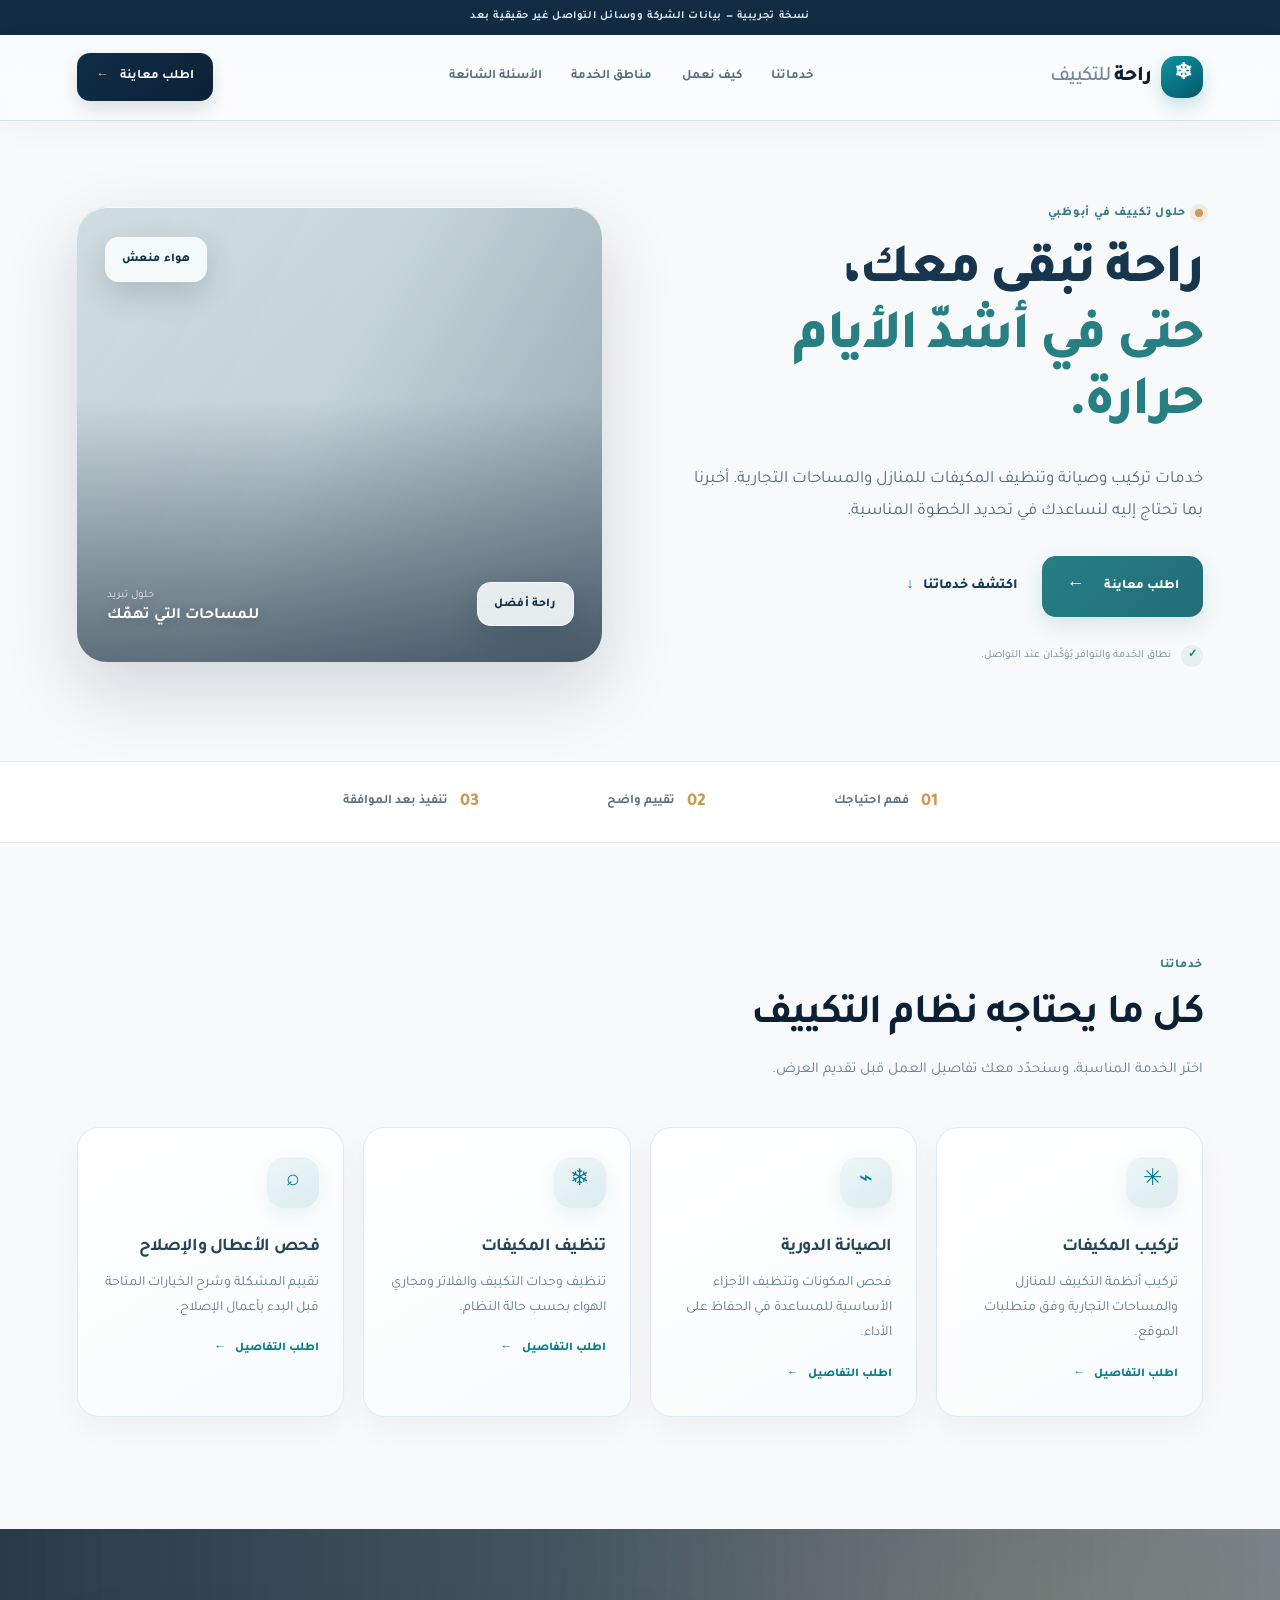
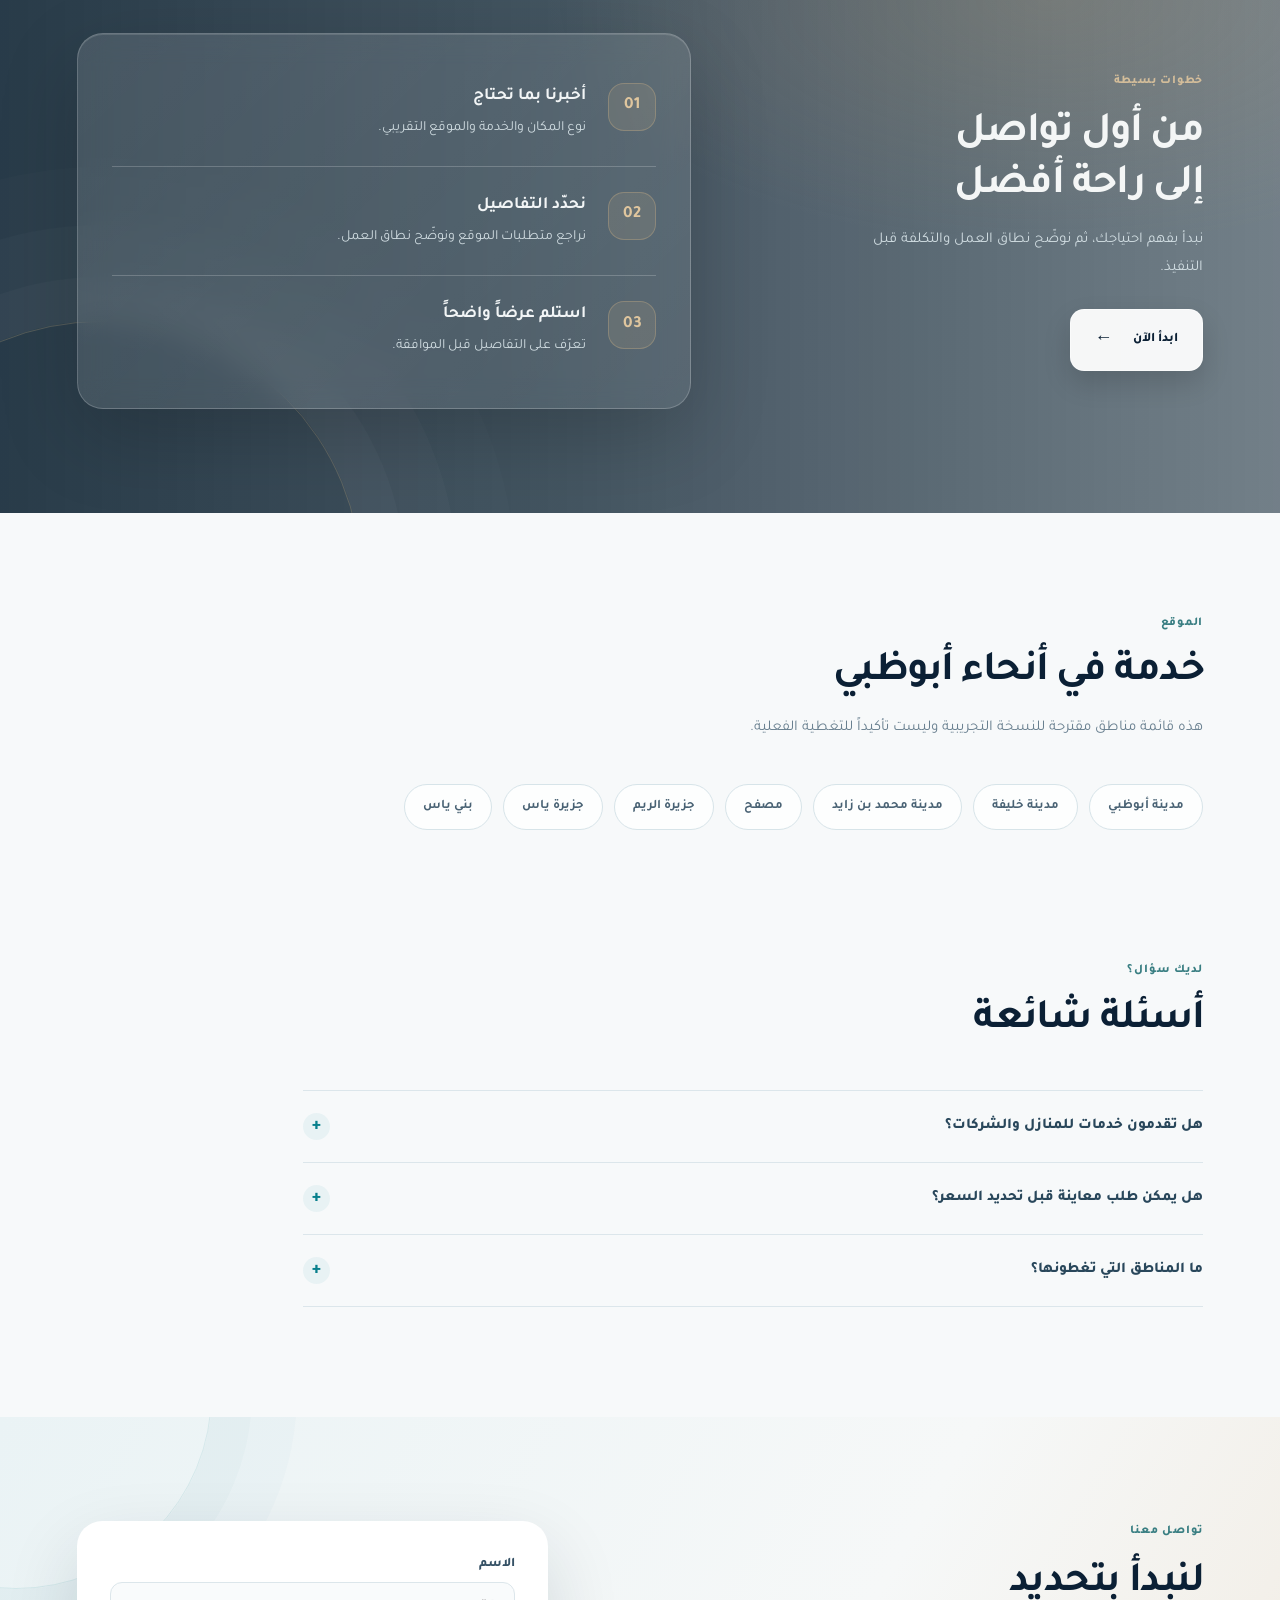
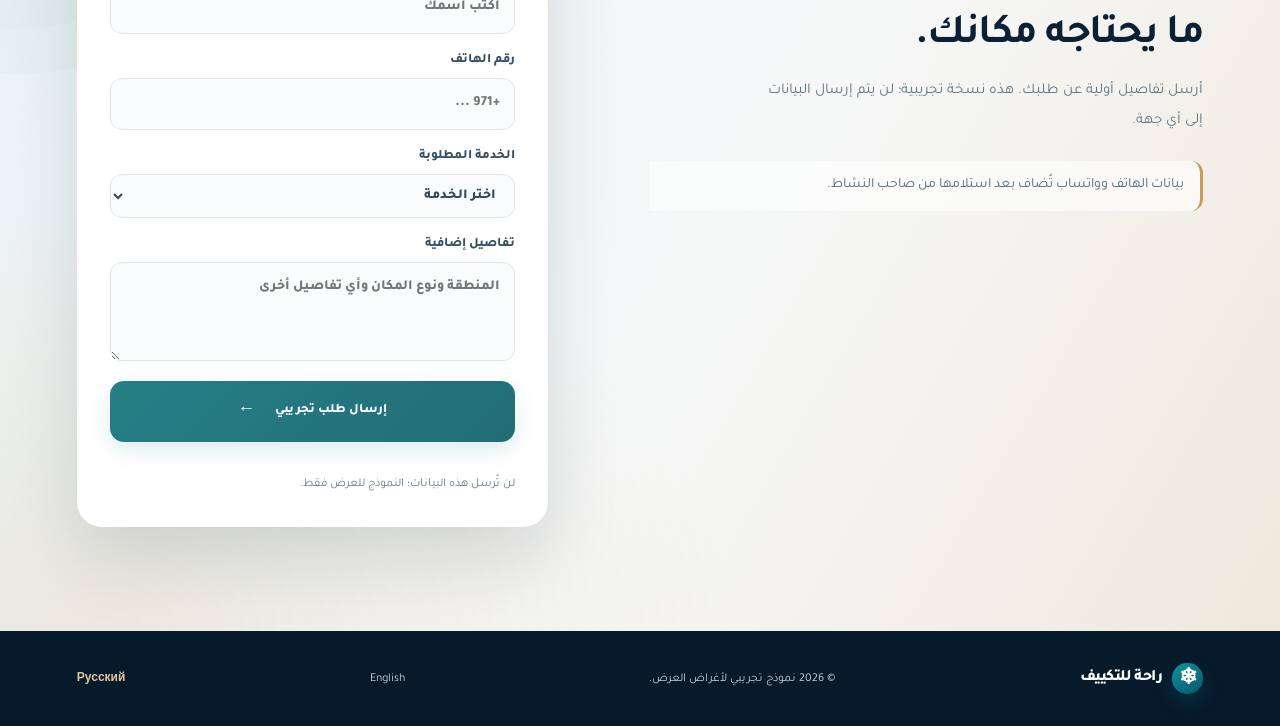
<file: projects/abu-dhabi-ac/site/index.html>
<!doctype html>
<html lang="ar" dir="rtl">
<head>
  <meta charset="utf-8">
  <meta name="viewport" content="width=device-width, initial-scale=1">
  <meta name="description" content="حلول تركيب وصيانة وتنظيف المكيفات للمنازل والمساحات التجارية في أبوظبي. نموذج تجريبي يحتاج إلى بيانات الشركة الفعلية قبل النشر.">
  <meta name="theme-color" content="#102a43">
  <title>راحة للتكييف | تركيب وصيانة المكيفات في أبوظبي</title>
  <link rel="preconnect" href="https://fonts.googleapis.com">
  <link rel="preconnect" href="https://fonts.gstatic.com" crossorigin>
  <link href="https://fonts.googleapis.com/css2?family=Tajawal:wght@400;500;600;700;800&display=swap" rel="stylesheet">
  <link rel="stylesheet" href="assets/css/styles.css?v=f774f54">
  <script src="assets/js/form-config.js" defer></script>
  <script src="assets/js/main.js" defer></script>
</head>
<body>
  <div class="demo-banner">نسخة تجريبية — بيانات الشركة ووسائل التواصل غير حقيقية بعد</div>
  <header class="site-header">
    <a class="brand" href="#top" aria-label="راحة للتكييف - الصفحة الرئيسية"><span class="brand-mark">❄</span><span>راحة<span class="brand-light"> للتكييف</span></span></a>
    <button class="menu-toggle" aria-expanded="false" aria-controls="main-nav" aria-label="فتح القائمة"><span></span><span></span><span></span></button>
    <nav id="main-nav" class="main-nav">
      <a href="#services">خدماتنا</a><a href="#process">كيف نعمل</a><a href="#areas">مناطق الخدمة</a><a href="#faq">الأسئلة الشائعة</a>
    </nav>
    <a class="header-cta" href="#contact">اطلب معاينة <span aria-hidden="true">←</span></a>
  </header>
  <main id="top">
    <section class="hero section-wrap">
      <div class="hero-copy">
        <p class="eyebrow"><span></span> حلول تكييف في أبوظبي</p>
        <h1>راحة تبقى معك،<br><em>حتى في أشدّ الأيام حرارة.</em></h1>
        <p class="hero-lead">خدمات تركيب وصيانة وتنظيف المكيفات للمنازل والمساحات التجارية. أخبرنا بما تحتاج إليه لنساعدك في تحديد الخطوة المناسبة.</p>
        <div class="hero-actions"><a class="button button-primary" href="#contact">اطلب معاينة <span>←</span></a><a class="text-link" href="#services">اكتشف خدماتنا <span>↓</span></a></div>
        <div class="hero-note"><span class="note-icon">✓</span><span>نطاق الخدمة والتوافر يُؤكّدان عند التواصل.</span></div>
      </div>
      <div class="hero-art" aria-label="رسم توضيحي لمكيف هواء وتدفق هواء بارد" role="img">
        <div class="orbit orbit-one"></div><div class="orbit orbit-two"></div>
        <div class="sun-disc"></div><div class="air-conditioner"><div class="ac-top"></div><div class="ac-front"><div class="ac-vent"></div><div class="ac-light"></div></div><div class="air-lines"><i></i><i></i><i></i></div></div>
        <span class="float-tag tag-top">هواء منعش</span><span class="float-tag tag-bottom">راحة أفضل</span>
        <div class="art-caption">حلول تبريد<br><b>للمساحات التي تهمّك</b></div>
      </div>
    </section>
    <section class="trust-strip"><div><b>01</b><span>فهم احتياجك</span></div><div><b>02</b><span>تقييم واضح</span></div><div><b>03</b><span>تنفيذ بعد الموافقة</span></div></section>
    <section id="services" class="section-wrap content-section">
      <div class="section-heading"><p class="eyebrow">خدماتنا</p><h2>كل ما يحتاجه نظام التكييف</h2><p>اختر الخدمة المناسبة، وسنحدّد معك تفاصيل العمل قبل تقديم العرض.</p></div>
      <div class="service-grid">
        <article class="service-card"><span class="service-icon">✳</span><h3>تركيب المكيفات</h3><p>تركيب أنظمة التكييف للمنازل والمساحات التجارية وفق متطلبات الموقع.</p><a href="#contact">اطلب التفاصيل <span>←</span></a></article>
        <article class="service-card"><span class="service-icon">⌁</span><h3>الصيانة الدورية</h3><p>فحص المكونات وتنظيف الأجزاء الأساسية للمساعدة في الحفاظ على الأداء.</p><a href="#contact">اطلب التفاصيل <span>←</span></a></article>
        <article class="service-card"><span class="service-icon">❄</span><h3>تنظيف المكيفات</h3><p>تنظيف وحدات التكييف والفلاتر ومجاري الهواء بحسب حالة النظام.</p><a href="#contact">اطلب التفاصيل <span>←</span></a></article>
        <article class="service-card"><span class="service-icon">⌕</span><h3>فحص الأعطال والإصلاح</h3><p>تقييم المشكلة وشرح الخيارات المتاحة قبل البدء بأعمال الإصلاح.</p><a href="#contact">اطلب التفاصيل <span>←</span></a></article>
      </div>
    </section>
    <section id="process" class="process-section"><div class="section-wrap process-layout"><div><p class="eyebrow">خطوات بسيطة</p><h2>من أول تواصل<br>إلى راحة أفضل</h2><p class="muted">نبدأ بفهم احتياجك، ثم نوضّح نطاق العمل والتكلفة قبل التنفيذ.</p><a class="button button-light" href="#contact">ابدأ الآن <span>←</span></a></div><ol class="steps"><li><b>01</b><div><h3>أخبرنا بما تحتاج</h3><p>نوع المكان والخدمة والموقع التقريبي.</p></div></li><li><b>02</b><div><h3>نحدّد التفاصيل</h3><p>نراجع متطلبات الموقع ونوضّح نطاق العمل.</p></div></li><li><b>03</b><div><h3>استلم عرضاً واضحاً</h3><p>تعرّف على التفاصيل قبل الموافقة.</p></div></li></ol></div></section>
    <section id="areas" class="section-wrap areas-section"><div class="section-heading"><p class="eyebrow">الموقع</p><h2>خدمة في أنحاء أبوظبي</h2><p>هذه قائمة مناطق مقترحة للنسخة التجريبية وليست تأكيداً للتغطية الفعلية.</p></div><div class="area-chips"><span>مدينة أبوظبي</span><span>مدينة خليفة</span><span>مدينة محمد بن زايد</span><span>مصفح</span><span>جزيرة الريم</span><span>جزيرة ياس</span><span>بني ياس</span></div></section>
    <section id="faq" class="section-wrap faq-section"><div class="section-heading"><p class="eyebrow">لديك سؤال؟</p><h2>أسئلة شائعة</h2></div><div class="faq-list">
      <details><summary>هل تقدمون خدمات للمنازل والشركات؟</summary><p>يعرض هذا النموذج خدمات سكنية وتجارية. يجب تأكيد أنواع المواقع التي تخدمها الشركة الفعلية.</p></details>
      <details><summary>هل يمكن طلب معاينة قبل تحديد السعر؟</summary><p>يمكن استخدام نموذج الطلب لشرح الاحتياج. آلية المعاينة والتسعير الفعلية يحددها مزوّد الخدمة.</p></details>
      <details><summary>ما المناطق التي تغطونها؟</summary><p>المناطق الظاهرة في الصفحة أمثلة أولية فقط، ويجب استبدالها بقائمة المناطق المؤكدة من الشركة.</p></details>
    </div></section>
    <section id="contact" class="contact-section"><div class="section-wrap contact-layout"><div><p class="eyebrow">تواصل معنا</p><h2>لنبدأ بتحديد<br>ما يحتاجه مكانك.</h2><p>أرسل تفاصيل أولية عن طلبك. هذه نسخة تجريبية؛ لن يتم إرسال البيانات إلى أي جهة.</p><div class="contact-placeholder">بيانات الهاتف وواتساب تُضاف بعد استلامها من صاحب النشاط.</div></div><form id="request-form" class="request-form"><label>الاسم<input name="name" autocomplete="name" required placeholder="اكتب اسمك"></label><label>رقم الهاتف<input name="phone" autocomplete="tel" inputmode="tel" required placeholder="+971 ..."></label><label>الخدمة المطلوبة<select name="service" required><option value="">اختر الخدمة</option><option>تركيب المكيفات</option><option>الصيانة الدورية</option><option>تنظيف المكيفات</option><option>فحص الأعطال والإصلاح</option></select></label><label>تفاصيل إضافية<textarea name="message" rows="3" placeholder="المنطقة ونوع المكان وأي تفاصيل أخرى"></textarea></label><div class="form-honeypot"><label>اترك هذا الحقل فارغاً<input name="website" type="text" tabindex="-1" autocomplete="off"></label></div><div class="turnstile-widget" id="turnstile-widget"></div><button class="button button-primary" type="submit">إرسال طلب تجريبي <span>←</span></button><p class="form-message" aria-live="polite"></p><small>لن تُرسل هذه البيانات؛ النموذج للعرض فقط.</small></form></div></section>
  </main>
  <footer class="site-footer"><a class="brand" href="#top"><span class="brand-mark">❄</span><span>راحة للتكييف</span></a><p>© <span id="year"></span> نموذج تجريبي لأغراض العرض.</p><a href="en/">English</a><a href="ru/">Русский</a></footer>
</body>
</html>
</file>
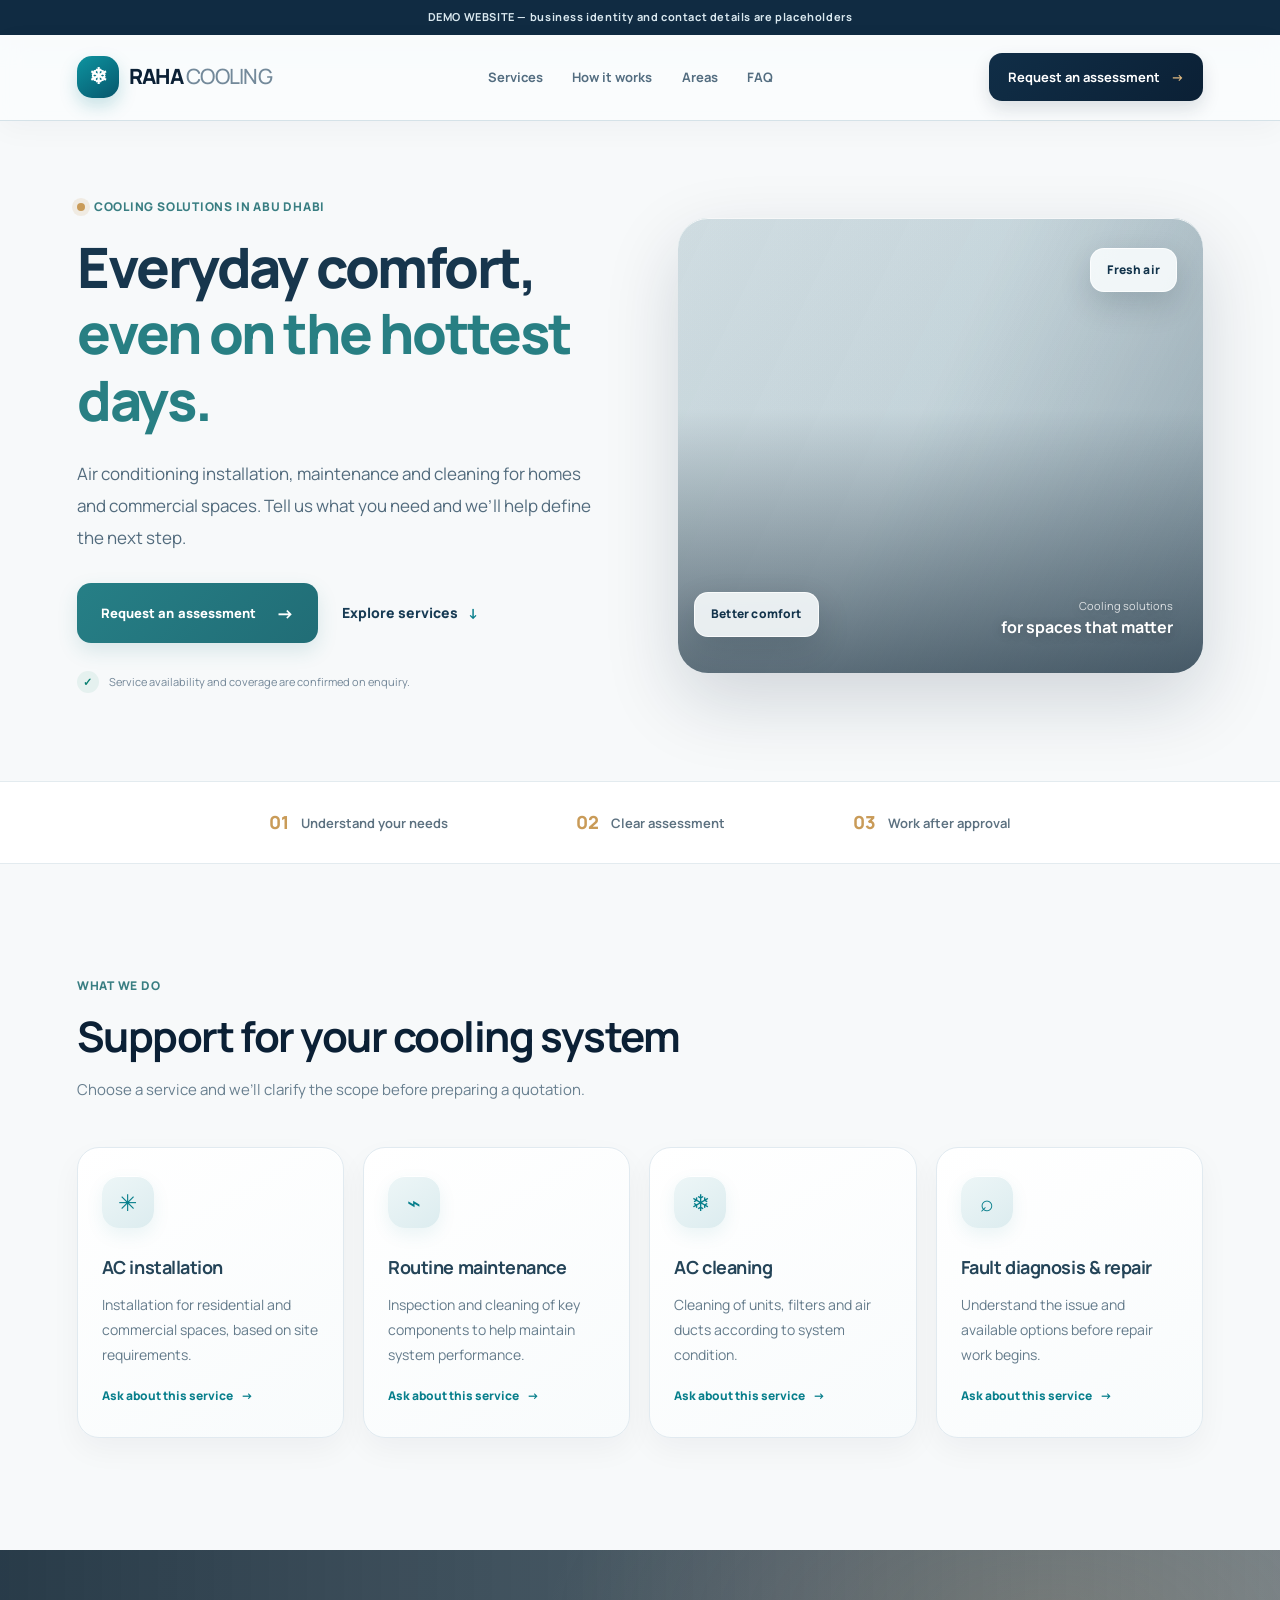
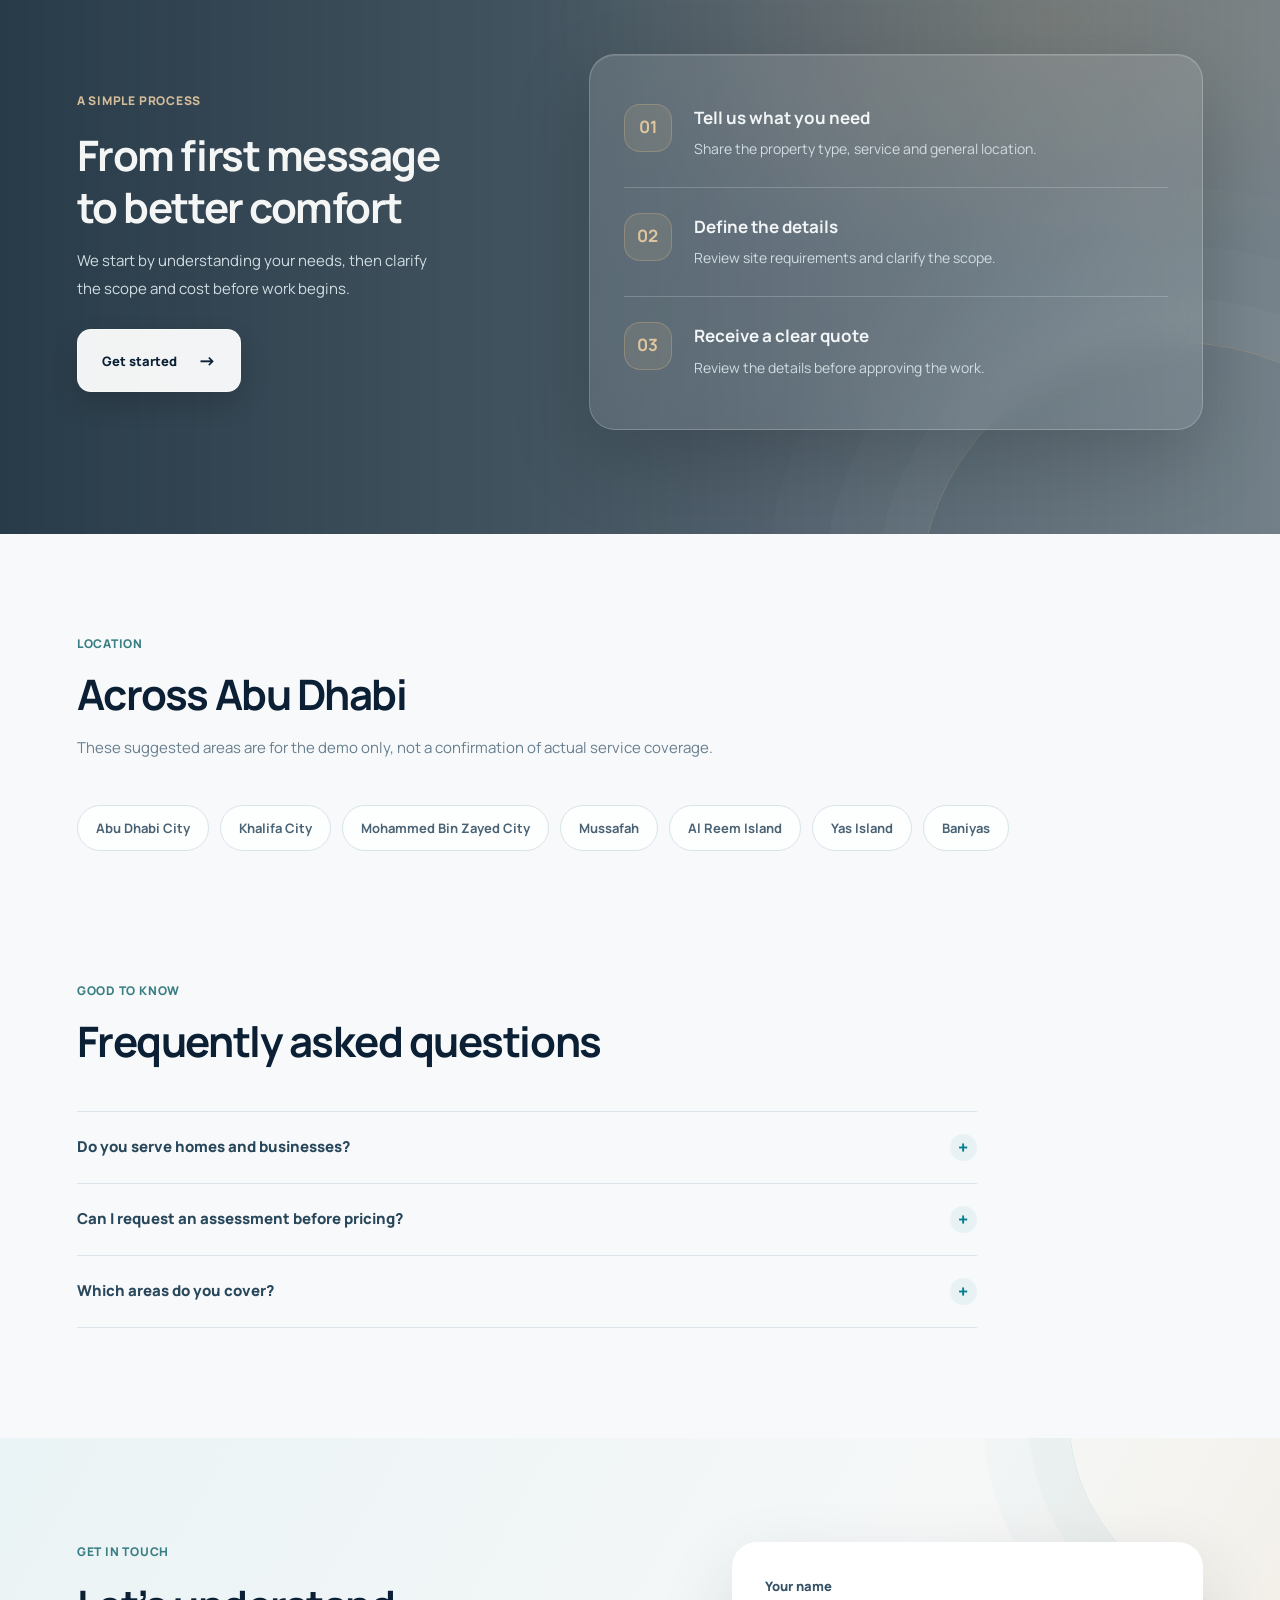
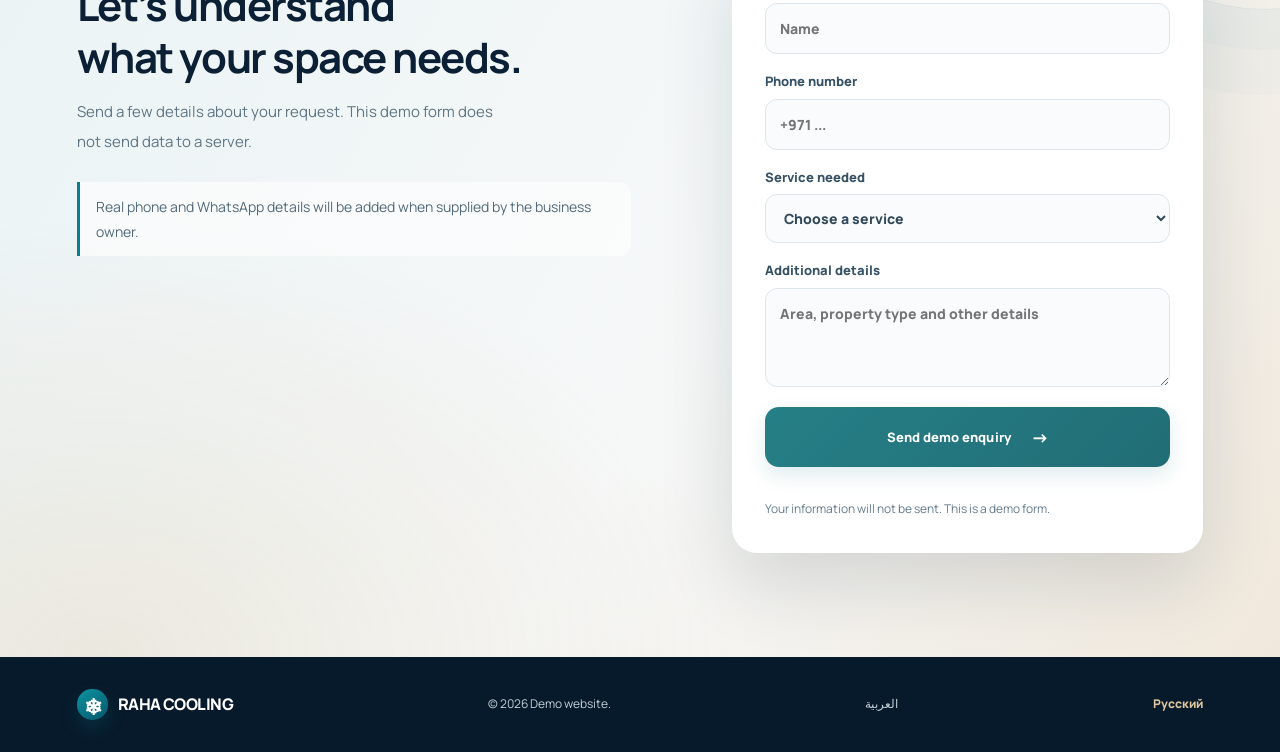
<file: projects/abu-dhabi-ac/site/en/index.html>
<!doctype html>
<html lang="en" dir="ltr">
<head>
  <meta charset="utf-8">
  <meta name="viewport" content="width=device-width, initial-scale=1">
  <meta name="description" content="Demonstration website for air conditioning installation, maintenance and cleaning in Abu Dhabi. Business details must be verified before launch.">
  <meta name="theme-color" content="#102a43">
  <title>Raha Cooling | AC Services in Abu Dhabi</title>
  <link rel="preconnect" href="https://fonts.googleapis.com">
  <link rel="preconnect" href="https://fonts.gstatic.com" crossorigin>
  <link href="https://fonts.googleapis.com/css2?family=Manrope:wght@400;500;600;700;800&display=swap" rel="stylesheet">
  <link rel="stylesheet" href="../assets/css/styles.css?v=f774f54">
  <script src="../assets/js/form-config.js" defer></script>
  <script src="../assets/js/main.js" defer></script>
</head>
<body class="english">
  <div class="demo-banner">DEMO WEBSITE — business identity and contact details are placeholders</div>
  <header class="site-header">
    <a class="brand" href="#top"><span class="brand-mark">❄</span><span>RAHA <span class="brand-light">COOLING</span></span></a>
    <button class="menu-toggle" aria-expanded="false" aria-controls="main-nav" aria-label="Open menu"><span></span><span></span><span></span></button>
    <nav id="main-nav" class="main-nav"><a href="#services">Services</a><a href="#process">How it works</a><a href="#areas">Areas</a><a href="#faq">FAQ</a></nav>
    <a class="header-cta" href="#contact">Request an assessment <span aria-hidden="true">→</span></a>
  </header>
  <main id="top">
    <section class="hero section-wrap">
      <div class="hero-copy"><p class="eyebrow"><span></span> Cooling solutions in Abu Dhabi</p><h1>Everyday comfort,<br><em>even on the hottest days.</em></h1><p class="hero-lead">Air conditioning installation, maintenance and cleaning for homes and commercial spaces. Tell us what you need and we’ll help define the next step.</p><div class="hero-actions"><a class="button button-primary" href="#contact">Request an assessment <span>→</span></a><a class="text-link" href="#services">Explore services <span>↓</span></a></div><div class="hero-note"><span class="note-icon">✓</span><span>Service availability and coverage are confirmed on enquiry.</span></div></div>
      <div class="hero-art" role="img" aria-label="Illustration of an air conditioner with cool airflow"><div class="orbit orbit-one"></div><div class="orbit orbit-two"></div><div class="sun-disc"></div><div class="air-conditioner"><div class="ac-top"></div><div class="ac-front"><div class="ac-vent"></div><div class="ac-light"></div></div><div class="air-lines"><i></i><i></i><i></i></div></div><span class="float-tag tag-top">Fresh air</span><span class="float-tag tag-bottom">Better comfort</span><div class="art-caption">Cooling solutions<br><b>for spaces that matter</b></div></div>
    </section>
    <section class="trust-strip"><div><b>01</b><span>Understand your needs</span></div><div><b>02</b><span>Clear assessment</span></div><div><b>03</b><span>Work after approval</span></div></section>
    <section id="services" class="section-wrap content-section"><div class="section-heading"><p class="eyebrow">What we do</p><h2>Support for your cooling system</h2><p>Choose a service and we’ll clarify the scope before preparing a quotation.</p></div><div class="service-grid"><article class="service-card"><span class="service-icon">✳</span><h3>AC installation</h3><p>Installation for residential and commercial spaces, based on site requirements.</p><a href="#contact">Ask about this service <span>→</span></a></article><article class="service-card"><span class="service-icon">⌁</span><h3>Routine maintenance</h3><p>Inspection and cleaning of key components to help maintain system performance.</p><a href="#contact">Ask about this service <span>→</span></a></article><article class="service-card"><span class="service-icon">❄</span><h3>AC cleaning</h3><p>Cleaning of units, filters and air ducts according to system condition.</p><a href="#contact">Ask about this service <span>→</span></a></article><article class="service-card"><span class="service-icon">⌕</span><h3>Fault diagnosis & repair</h3><p>Understand the issue and available options before repair work begins.</p><a href="#contact">Ask about this service <span>→</span></a></article></div></section>
    <section id="process" class="process-section"><div class="section-wrap process-layout"><div><p class="eyebrow">A simple process</p><h2>From first message<br>to better comfort</h2><p class="muted">We start by understanding your needs, then clarify the scope and cost before work begins.</p><a class="button button-light" href="#contact">Get started <span>→</span></a></div><ol class="steps"><li><b>01</b><div><h3>Tell us what you need</h3><p>Share the property type, service and general location.</p></div></li><li><b>02</b><div><h3>Define the details</h3><p>Review site requirements and clarify the scope.</p></div></li><li><b>03</b><div><h3>Receive a clear quote</h3><p>Review the details before approving the work.</p></div></li></ol></div></section>
    <section id="areas" class="section-wrap areas-section"><div class="section-heading"><p class="eyebrow">Location</p><h2>Across Abu Dhabi</h2><p>These suggested areas are for the demo only, not a confirmation of actual service coverage.</p></div><div class="area-chips"><span>Abu Dhabi City</span><span>Khalifa City</span><span>Mohammed Bin Zayed City</span><span>Mussafah</span><span>Al Reem Island</span><span>Yas Island</span><span>Baniyas</span></div></section>
    <section id="faq" class="section-wrap faq-section"><div class="section-heading"><p class="eyebrow">Good to know</p><h2>Frequently asked questions</h2></div><div class="faq-list"><details><summary>Do you serve homes and businesses?</summary><p>This demo presents both residential and commercial services. The actual provider must confirm its service categories.</p></details><details><summary>Can I request an assessment before pricing?</summary><p>Use the enquiry form to describe your needs. The real provider determines its assessment and quotation process.</p></details><details><summary>Which areas do you cover?</summary><p>The locations shown are preliminary examples and must be replaced with the provider’s confirmed service area.</p></details></div></section>
    <section id="contact" class="contact-section"><div class="section-wrap contact-layout"><div><p class="eyebrow">Get in touch</p><h2>Let’s understand<br>what your space needs.</h2><p>Send a few details about your request. This demo form does not send data to a server.</p><div class="contact-placeholder">Real phone and WhatsApp details will be added when supplied by the business owner.</div></div><form id="request-form" class="request-form"><label>Your name<input name="name" autocomplete="name" required placeholder="Name"></label><label>Phone number<input name="phone" autocomplete="tel" inputmode="tel" required placeholder="+971 ..."></label><label>Service needed<select name="service" required><option value="">Choose a service</option><option>AC installation</option><option>Routine maintenance</option><option>AC cleaning</option><option>Fault diagnosis and repair</option></select></label><label>Additional details<textarea name="message" rows="3" placeholder="Area, property type and other details"></textarea></label><div class="form-honeypot"><label>Leave this field empty<input name="website" type="text" tabindex="-1" autocomplete="off"></label></div><div class="turnstile-widget" id="turnstile-widget"></div><button class="button button-primary" type="submit">Send demo enquiry <span>→</span></button><p class="form-message" aria-live="polite"></p><small>Your information will not be sent. This is a demo form.</small></form></div></section>
  </main>
  <footer class="site-footer"><a class="brand" href="#top"><span class="brand-mark">❄</span><span>RAHA COOLING</span></a><p>© <span id="year"></span> Demo website.</p><a href="../">العربية</a><a href="../ru/">Русский</a></footer>
</body>
</html>
</file>
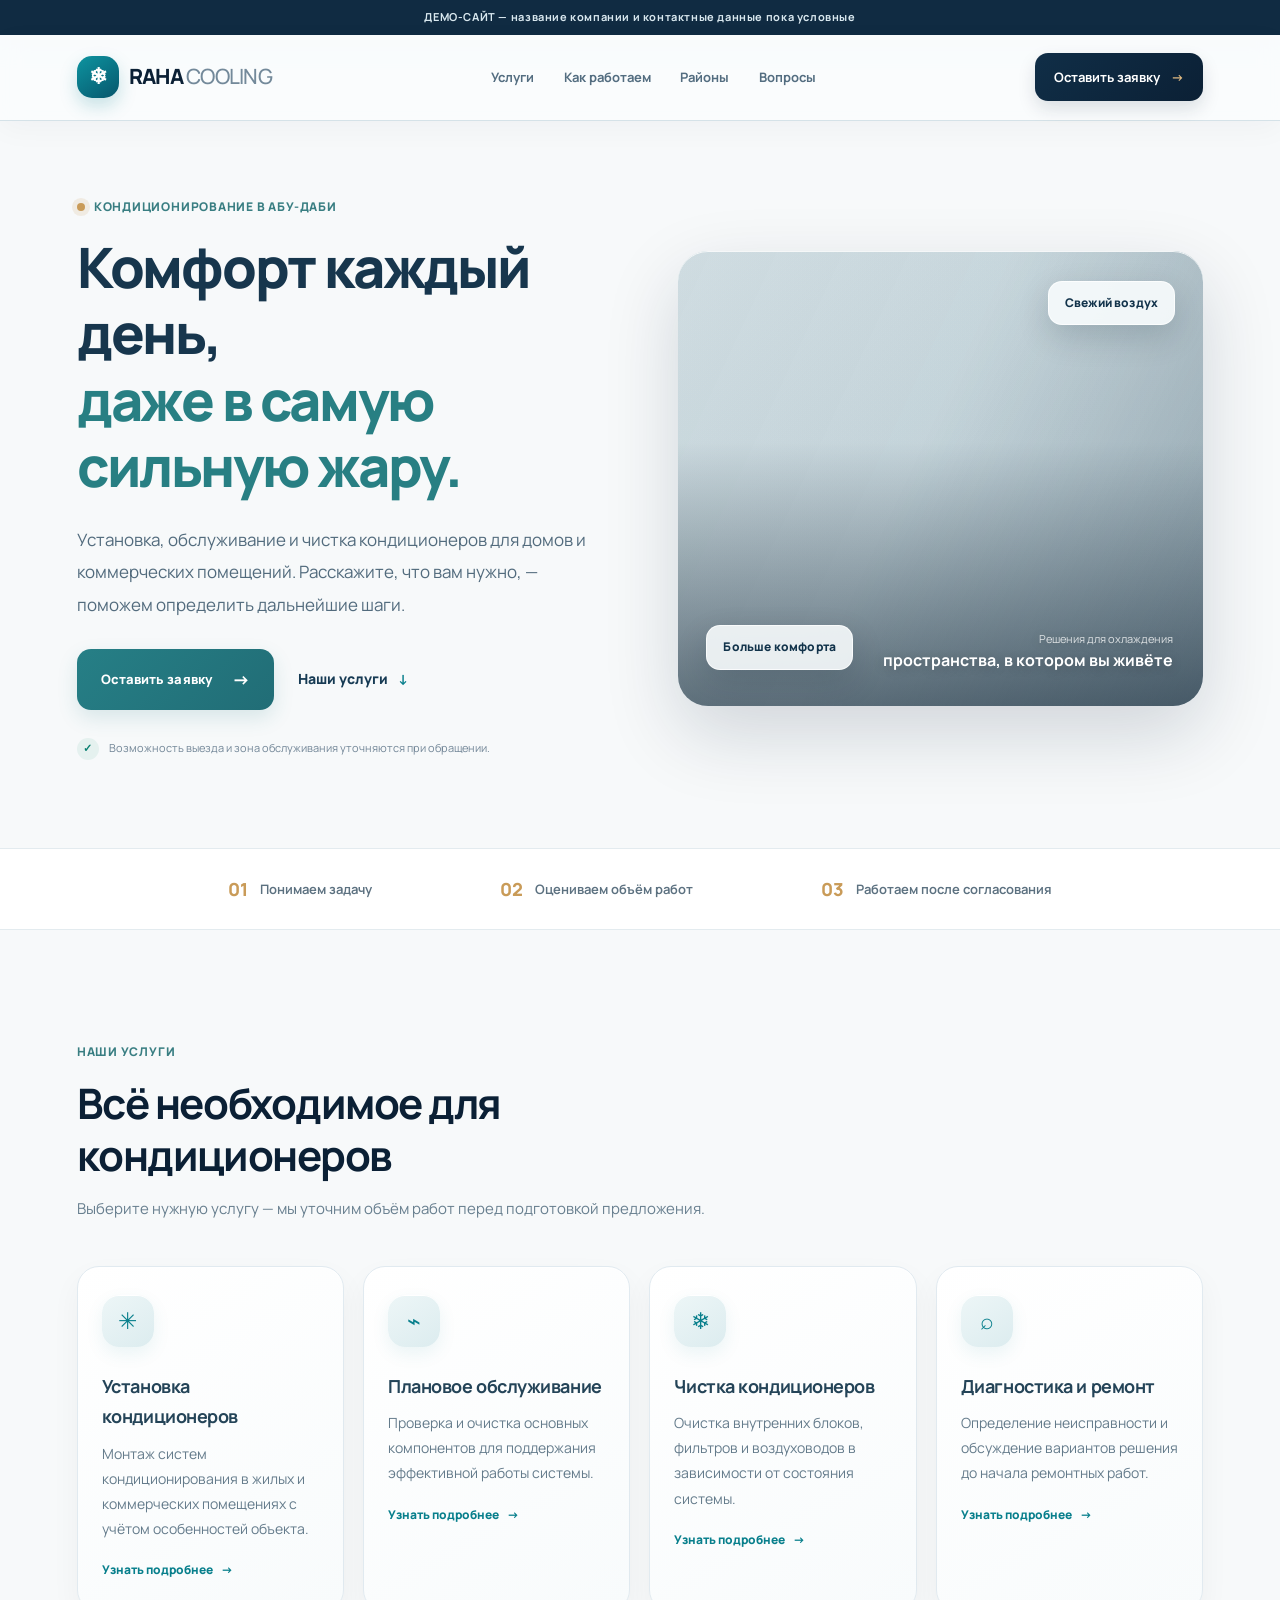
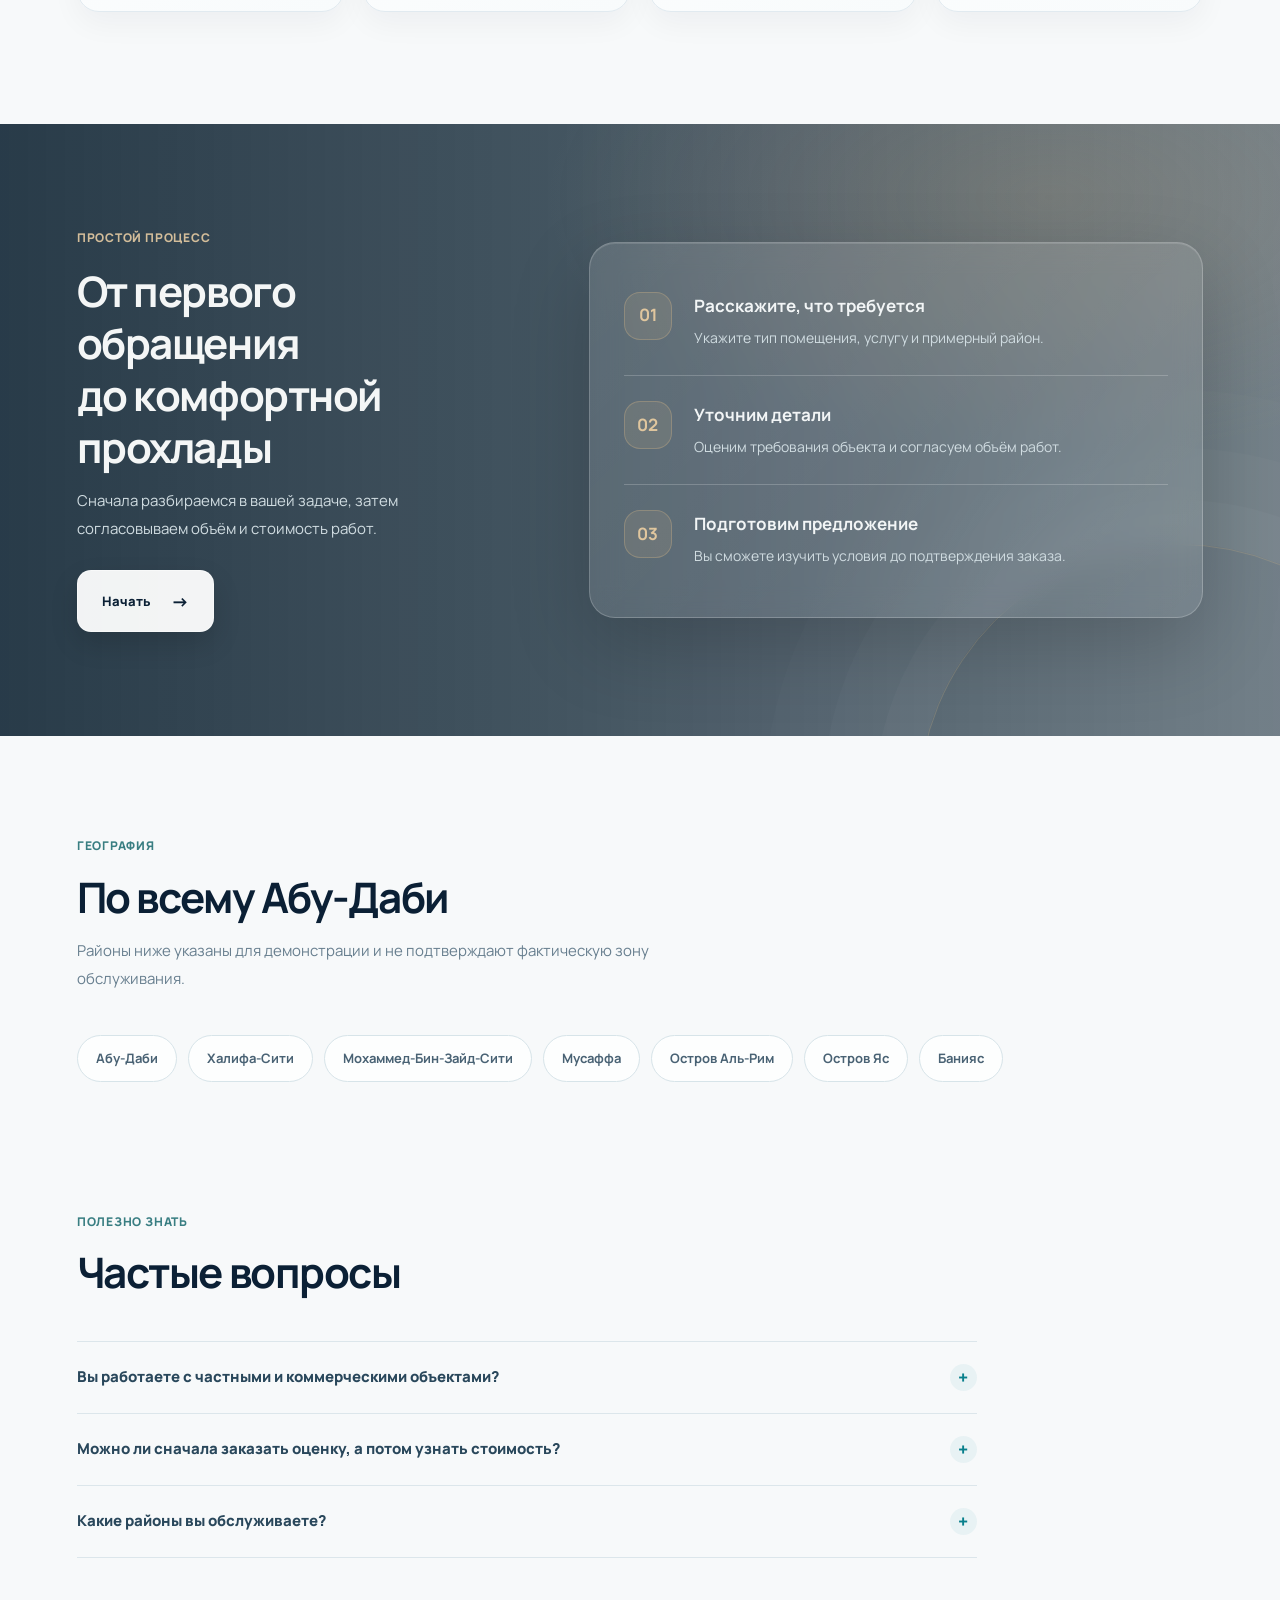
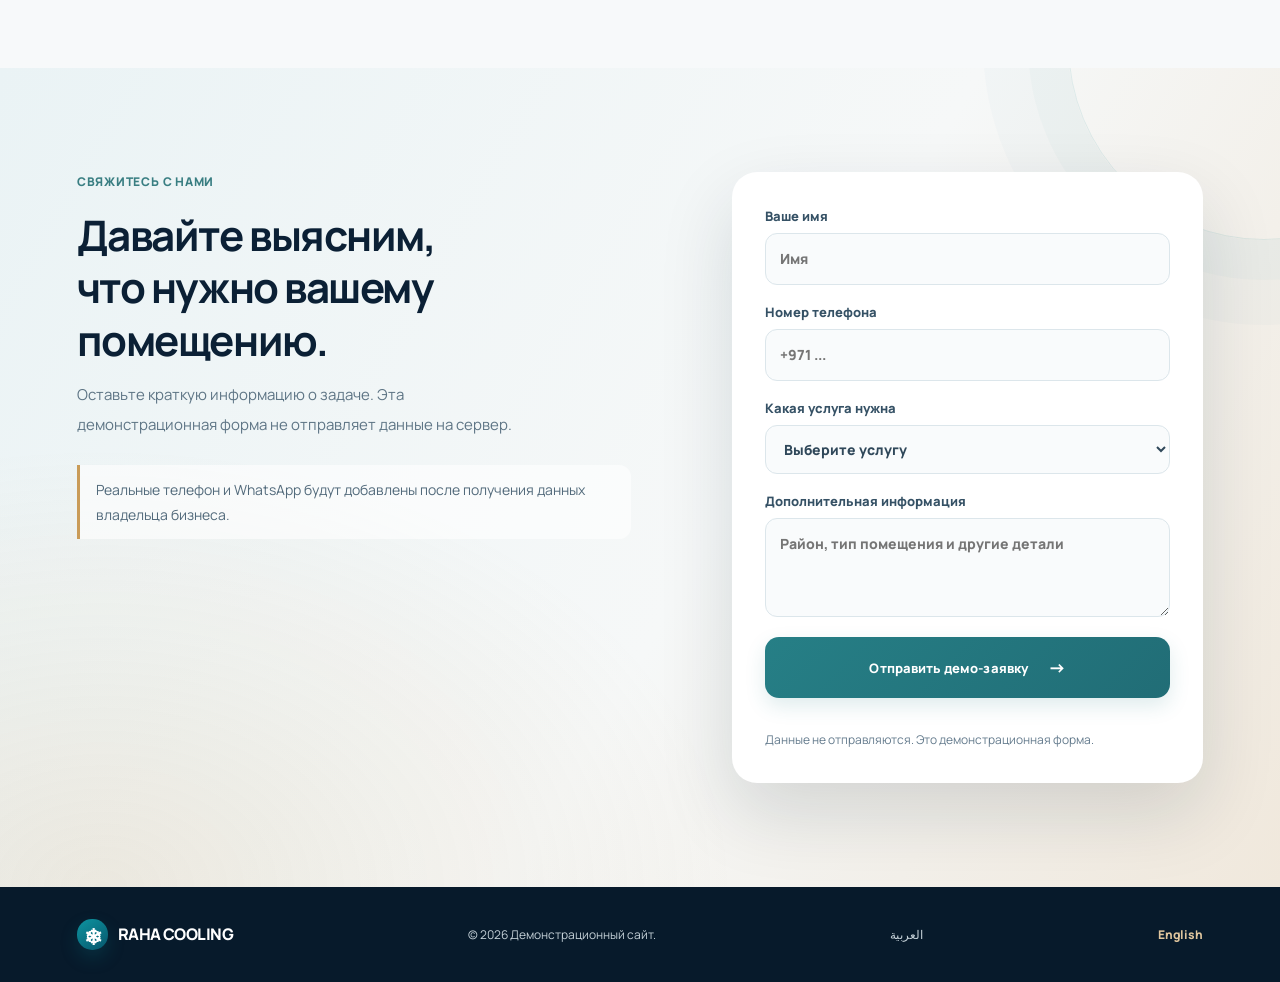
<file: projects/abu-dhabi-ac/site/ru/index.html>
<!doctype html>
<html lang="ru" dir="ltr">
<head>
  <meta charset="utf-8">
  <meta name="viewport" content="width=device-width, initial-scale=1">
  <meta name="description" content="Демонстрационный сайт услуг по установке, обслуживанию и чистке кондиционеров в Абу-Даби. Данные компании необходимо проверить перед запуском.">
  <meta name="theme-color" content="#102a43">
  <title>Raha Cooling | Кондиционеры в Абу-Даби</title>
  <link rel="preconnect" href="https://fonts.googleapis.com">
  <link rel="preconnect" href="https://fonts.gstatic.com" crossorigin>
  <link href="https://fonts.googleapis.com/css2?family=Manrope:wght@400;500;600;700;800&display=swap" rel="stylesheet">
  <link rel="stylesheet" href="../assets/css/styles.css?v=f774f54">
  <script src="../assets/js/form-config.js" defer></script>
  <script src="../assets/js/main.js" defer></script>
</head>
<body class="russian">
  <div class="demo-banner">ДЕМО-САЙТ — название компании и контактные данные пока условные</div>
  <header class="site-header">
    <a class="brand" href="#top"><span class="brand-mark">❄</span><span>RAHA <span class="brand-light">COOLING</span></span></a>
    <button class="menu-toggle" aria-expanded="false" aria-controls="main-nav" aria-label="Открыть меню"><span></span><span></span><span></span></button>
    <nav id="main-nav" class="main-nav"><a href="#services">Услуги</a><a href="#process">Как работаем</a><a href="#areas">Районы</a><a href="#faq">Вопросы</a></nav>
    <a class="header-cta" href="#contact">Оставить заявку <span aria-hidden="true">→</span></a>
  </header>
  <main id="top">
    <section class="hero section-wrap">
      <div class="hero-copy"><p class="eyebrow"><span></span> Кондиционирование в Абу-Даби</p><h1>Комфорт каждый день,<br><em>даже в самую сильную жару.</em></h1><p class="hero-lead">Установка, обслуживание и чистка кондиционеров для домов и коммерческих помещений. Расскажите, что вам нужно, — поможем определить дальнейшие шаги.</p><div class="hero-actions"><a class="button button-primary" href="#contact">Оставить заявку <span>→</span></a><a class="text-link" href="#services">Наши услуги <span>↓</span></a></div><div class="hero-note"><span class="note-icon">✓</span><span>Возможность выезда и зона обслуживания уточняются при обращении.</span></div></div>
      <div class="hero-art" role="img" aria-label="Иллюстрация кондиционера и потока прохладного воздуха"><div class="orbit orbit-one"></div><div class="orbit orbit-two"></div><div class="sun-disc"></div><div class="air-conditioner"><div class="ac-top"></div><div class="ac-front"><div class="ac-vent"></div><div class="ac-light"></div></div><div class="air-lines"><i></i><i></i><i></i></div></div><span class="float-tag tag-top">Свежий воздух</span><span class="float-tag tag-bottom">Больше комфорта</span><div class="art-caption">Решения для охлаждения<br><b>пространства, в котором вы живёте</b></div></div>
    </section>
    <section class="trust-strip"><div><b>01</b><span>Понимаем задачу</span></div><div><b>02</b><span>Оцениваем объём работ</span></div><div><b>03</b><span>Работаем после согласования</span></div></section>
    <section id="services" class="section-wrap content-section"><div class="section-heading"><p class="eyebrow">Наши услуги</p><h2>Всё необходимое для кондиционеров</h2><p>Выберите нужную услугу — мы уточним объём работ перед подготовкой предложения.</p></div><div class="service-grid">
      <article class="service-card"><span class="service-icon">✳</span><h3>Установка кондиционеров</h3><p>Монтаж систем кондиционирования в жилых и коммерческих помещениях с учётом особенностей объекта.</p><a href="#contact">Узнать подробнее <span>→</span></a></article>
      <article class="service-card"><span class="service-icon">⌁</span><h3>Плановое обслуживание</h3><p>Проверка и очистка основных компонентов для поддержания эффективной работы системы.</p><a href="#contact">Узнать подробнее <span>→</span></a></article>
      <article class="service-card"><span class="service-icon">❄</span><h3>Чистка кондиционеров</h3><p>Очистка внутренних блоков, фильтров и воздуховодов в зависимости от состояния системы.</p><a href="#contact">Узнать подробнее <span>→</span></a></article>
      <article class="service-card"><span class="service-icon">⌕</span><h3>Диагностика и ремонт</h3><p>Определение неисправности и обсуждение вариантов решения до начала ремонтных работ.</p><a href="#contact">Узнать подробнее <span>→</span></a></article>
    </div></section>
    <section id="process" class="process-section"><div class="section-wrap process-layout"><div><p class="eyebrow">Простой процесс</p><h2>От первого обращения<br>до комфортной прохлады</h2><p class="muted">Сначала разбираемся в вашей задаче, затем согласовываем объём и стоимость работ.</p><a class="button button-light" href="#contact">Начать <span>→</span></a></div><ol class="steps"><li><b>01</b><div><h3>Расскажите, что требуется</h3><p>Укажите тип помещения, услугу и примерный район.</p></div></li><li><b>02</b><div><h3>Уточним детали</h3><p>Оценим требования объекта и согласуем объём работ.</p></div></li><li><b>03</b><div><h3>Подготовим предложение</h3><p>Вы сможете изучить условия до подтверждения заказа.</p></div></li></ol></div></section>
    <section id="areas" class="section-wrap areas-section"><div class="section-heading"><p class="eyebrow">География</p><h2>По всему Абу-Даби</h2><p>Районы ниже указаны для демонстрации и не подтверждают фактическую зону обслуживания.</p></div><div class="area-chips"><span>Абу-Даби</span><span>Халифа-Сити</span><span>Мохаммед-Бин-Зайд-Сити</span><span>Мусаффа</span><span>Остров Аль-Рим</span><span>Остров Яс</span><span>Банияс</span></div></section>
    <section id="faq" class="section-wrap faq-section"><div class="section-heading"><p class="eyebrow">Полезно знать</p><h2>Частые вопросы</h2></div><div class="faq-list"><details><summary>Вы работаете с частными и коммерческими объектами?</summary><p>В демо представлены услуги для обоих типов объектов. Реальная компания должна подтвердить направления своей работы.</p></details><details><summary>Можно ли сначала заказать оценку, а потом узнать стоимость?</summary><p>Форма поможет описать задачу. Порядок осмотра и расчёта стоимости определяет фактический исполнитель.</p></details><details><summary>Какие районы вы обслуживаете?</summary><p>Указанные районы — предварительные примеры. Их нужно заменить на подтверждённый список компании.</p></details></div></section>
    <section id="contact" class="contact-section"><div class="section-wrap contact-layout"><div><p class="eyebrow">Свяжитесь с нами</p><h2>Давайте выясним,<br>что нужно вашему помещению.</h2><p>Оставьте краткую информацию о задаче. Эта демонстрационная форма не отправляет данные на сервер.</p><div class="contact-placeholder">Реальные телефон и WhatsApp будут добавлены после получения данных владельца бизнеса.</div></div><form id="request-form" class="request-form"><label>Ваше имя<input name="name" autocomplete="name" required placeholder="Имя"></label><label>Номер телефона<input name="phone" autocomplete="tel" inputmode="tel" required placeholder="+971 ..."></label><label>Какая услуга нужна<select name="service" required><option value="">Выберите услугу</option><option>Установка кондиционеров</option><option>Плановое обслуживание</option><option>Чистка кондиционеров</option><option>Диагностика и ремонт</option></select></label><label>Дополнительная информация<textarea name="message" rows="3" placeholder="Район, тип помещения и другие детали"></textarea></label><div class="form-honeypot"><label>Оставьте это поле пустым<input name="website" type="text" tabindex="-1" autocomplete="off"></label></div><div class="turnstile-widget" id="turnstile-widget"></div><button class="button button-primary" type="submit">Отправить демо-заявку <span>→</span></button><p class="form-message" aria-live="polite"></p><small>Данные не отправляются. Это демонстрационная форма.</small></form></div></section>
  </main>
  <footer class="site-footer"><a class="brand" href="#top"><span class="brand-mark">❄</span><span>RAHA COOLING</span></a><p>© <span id="year"></span> Демонстрационный сайт.</p><a href="../">العربية</a><a href="../en/">English</a></footer>
</body>
</html>
</file>
<file: projects/abu-dhabi-ac/site/assets/css/styles.css>
:root{--navy:#102a43;--navy-2:#173f5f;--teal:#0d9488;--ice:#e8f5f5;--paper:#f8fafc;--ink:#243b53;--muted:#627d98;--line:#d9e5ec;--white:#fff;--radius:22px;--shadow:0 22px 60px rgba(16,42,67,.12)}
*{box-sizing:border-box}
html{scroll-behavior:smooth;scroll-padding-top:90px}
body{margin:0;background:var(--paper);color:var(--ink);font-family:"Tajawal",Arial,sans-serif;line-height:1.7}
body.english,body.russian{font-family:"Manrope",Arial,sans-serif}
a{color:inherit;text-decoration:none}
button,input,select,textarea{font:inherit}
.demo-banner{background:#fff3cd;color:#795600;text-align:center;padding:7px 16px;font-size:12px;font-weight:700;letter-spacing:.02em}
.site-header{height:82px;padding:0 max(5vw,24px);display:flex;align-items:center;justify-content:space-between;gap:26px;background:rgba(255,255,255,.94);border-bottom:1px solid rgba(217,229,236,.8);position:sticky;top:0;z-index:20;backdrop-filter:blur(14px)}
.brand{display:flex;align-items:center;gap:10px;font-size:20px;font-weight:800;color:var(--navy);white-space:nowrap}
.brand-mark{display:grid;place-items:center;width:38px;height:38px;border-radius:13px;background:var(--teal);color:white;font-size:22px}
.brand-light{font-weight:500;color:var(--muted)}
.main-nav{display:flex;align-items:center;gap:clamp(15px,2.3vw,34px);font-size:14px;font-weight:700;color:#486581}
.main-nav a:hover,.text-link:hover{color:var(--teal)}
.header-cta{padding:11px 17px;border-radius:12px;background:var(--navy);color:white;font-size:13px;font-weight:700;white-space:nowrap}
.header-cta span{margin-inline-start:8px;color:#80e4d8}
.menu-toggle{display:none;border:0;background:none;padding:8px}
.menu-toggle span{display:block;width:24px;height:2px;background:var(--navy);margin:5px}
.section-wrap{width:min(1160px,90%);margin-inline:auto}
.hero{min-height:590px;display:grid;grid-template-columns:1fr 1fr;align-items:center;gap:35px;padding-block:65px 75px}
.hero-copy{position:relative;z-index:1}
.eyebrow{display:flex;align-items:center;gap:9px;color:var(--teal);font-size:13px;font-weight:800;letter-spacing:.03em;margin:0 0 17px}
.eyebrow>span{width:8px;height:8px;background:var(--teal);border-radius:50%;box-shadow:0 0 0 5px rgba(13,148,136,.12)}
h1,h2,h3,p{margin-top:0}
h1{font-size:clamp(42px,5vw,68px);line-height:1.16;letter-spacing:-.045em;color:var(--navy);margin-bottom:22px;font-weight:800}
h1 em{font-style:normal;color:var(--teal)}
.hero-lead{font-size:17px;line-height:1.95;color:var(--muted);max-width:570px;margin-bottom:28px}
.hero-actions{display:flex;align-items:center;gap:24px;flex-wrap:wrap}
.button{display:inline-flex;justify-content:center;align-items:center;gap:20px;padding:14px 22px;border:0;border-radius:13px;font-size:14px;font-weight:800;cursor:pointer;transition:transform .2s,box-shadow .2s}
.button:hover{transform:translateY(-2px);box-shadow:0 12px 24px rgba(13,148,136,.2)}
.button-primary{background:var(--teal);color:white}
.button span{font-size:18px}
.text-link{font-size:14px;font-weight:800;color:var(--navy)}
.text-link span{margin-inline-start:7px;color:var(--teal)}
.hero-note{display:flex;align-items:center;gap:10px;color:var(--muted);font-size:12px;margin-top:28px}
.note-icon{display:grid;place-items:center;width:22px;height:22px;border-radius:50%;background:#d9f4ed;color:#087f70;font-weight:800}
.hero-art{height:420px;position:relative;display:grid;place-items:center;isolation:isolate}
.hero-art:before{content:"";position:absolute;width:82%;height:82%;border-radius:48% 52% 56% 44%;background:linear-gradient(145deg,#d8f1ef,#edf7fb);transform:rotate(-9deg);z-index:-2}
.orbit{position:absolute;border:1px solid rgba(13,148,136,.25);border-radius:50%;transform:rotate(-25deg)}
.orbit-one{width:105%;height:60%}.orbit-two{width:115%;height:75%;transform:rotate(24deg)}
.sun-disc{position:absolute;width:110px;height:110px;border-radius:50%;background:#f5c978;top:35px;inset-inline-start:20%;opacity:.8}
.air-conditioner{width:min(340px,78%);height:160px;position:relative;z-index:2;filter:drop-shadow(0 28px 22px rgba(16,42,67,.16))}
.ac-top{height:25px;background:#d9e5eb;clip-path:polygon(8% 0,100% 0,92% 100%,0 100%);border-radius:18px 18px 0 0}
.ac-front{height:120px;background:linear-gradient(160deg,#fff,#e8f0f4);border-radius:8px 8px 22px 22px;box-shadow:inset 0 -7px 12px rgba(16,42,67,.06);position:relative;padding:0 28px}
.ac-vent{height:9px;position:absolute;bottom:25px;inset-inline:30px;border-radius:0 0 50% 50%;background:linear-gradient(#9fb7c4,#d3e2e8);box-shadow:0 2px 3px #9fb7c4}
.ac-light{position:absolute;bottom:9px;inset-inline-end:35px;width:5px;height:5px;border-radius:50%;background:var(--teal);box-shadow:0 0 9px var(--teal)}
.air-lines{position:absolute;bottom:-100px;inset-inline:18%;display:flex;justify-content:space-around}
.air-lines i{display:block;width:35px;height:95px;border-inline-start:3px solid rgba(13,148,136,.42);border-radius:50%;transform:rotate(18deg)}
.air-lines i:nth-child(2){height:115px;transform:rotate(-8deg);margin-top:12px}.air-lines i:nth-child(3){transform:rotate(-25deg);margin-top:2px}
.float-tag{position:absolute;padding:9px 15px;border-radius:12px;background:white;box-shadow:var(--shadow);font-size:12px;font-weight:800;color:var(--navy);z-index:3}
.tag-top{top:70px;inset-inline-end:5%}.tag-bottom{bottom:45px;inset-inline-start:3%}
.art-caption{position:absolute;bottom:0;inset-inline-end:12%;font-size:12px;color:var(--muted);line-height:1.5}.art-caption b{color:var(--navy);font-size:14px}
.trust-strip{background:white;border-block:1px solid var(--line);display:flex;justify-content:center;gap:clamp(35px,9vw,140px);padding:22px 5%;color:var(--muted);font-size:13px}
.trust-strip div{display:flex;align-items:center;gap:12px}.trust-strip b{font-size:17px;color:var(--teal)}
.content-section,.areas-section,.faq-section{padding-block:100px}
.section-heading{max-width:650px;margin-bottom:38px}
.section-heading h2,.process-layout h2,.contact-layout h2{font-size:clamp(32px,4vw,48px);line-height:1.2;letter-spacing:-.035em;color:var(--navy);margin-bottom:14px}
.section-heading>p:last-child,.muted{color:var(--muted);font-size:15px}
.service-grid{display:grid;grid-template-columns:repeat(4,1fr);gap:17px}
.service-card{background:white;border:1px solid var(--line);border-radius:var(--radius);padding:25px 22px;min-height:245px;transition:transform .2s,box-shadow .2s}
.service-card:hover{transform:translateY(-5px);box-shadow:var(--shadow)}
.service-icon{display:grid;place-items:center;width:48px;height:48px;border-radius:15px;background:var(--ice);color:var(--teal);font-size:24px;margin-bottom:22px}
.service-card h3{font-size:18px;color:var(--navy);margin-bottom:9px}
.service-card p{font-size:13px;line-height:1.8;color:var(--muted);min-height:68px}
.service-card>a{font-size:12px;font-weight:800;color:var(--teal)}
.service-card>a span{margin-inline-start:6px}
.process-section{background:var(--navy);color:white;padding-block:90px}
.process-layout{display:grid;grid-template-columns:.8fr 1.2fr;gap:10%;align-items:center}
.process-layout h2{color:white}
.process-layout .muted{color:#c0d4e2;max-width:370px;margin-bottom:27px}
.button-light{background:white;color:var(--navy)}
.steps{list-style:none;margin:0;padding:0;display:grid;gap:0}
.steps li{display:flex;align-items:flex-start;gap:22px;padding:23px 0;border-bottom:1px solid rgba(255,255,255,.15)}
.steps li:first-child{border-top:1px solid rgba(255,255,255,.15)}
.steps li>b{font-size:23px;color:#80e4d8}
.steps h3{font-size:17px;margin-bottom:4px}.steps p{font-size:13px;color:#c0d4e2;margin:0}
.areas-section{padding-block:90px}
.area-chips{display:flex;gap:12px;flex-wrap:wrap}
.area-chips span{border:1px solid #c8dce2;background:white;border-radius:999px;padding:10px 17px;color:#36566e;font-size:13px;font-weight:700}
.faq-section{padding-top:35px}
.faq-list{max-width:850px;border-top:1px solid var(--line)}
.faq-list details{border-bottom:1px solid var(--line);padding:19px 0}
.faq-list summary{cursor:pointer;font-weight:800;color:var(--navy);list-style:none;display:flex;justify-content:space-between;gap:20px}
.faq-list summary:after{content:"+";color:var(--teal);font-size:22px;line-height:1}
.faq-list details[open] summary:after{content:"−"}
.faq-list details p{color:var(--muted);font-size:14px;margin:13px 0 0}
.contact-section{background:var(--ice);padding-block:90px}
.contact-layout{display:grid;grid-template-columns:1fr .85fr;gap:10%;align-items:start}
.contact-layout>div>p:not(.eyebrow){color:var(--muted);max-width:440px}
.contact-placeholder{border-inline-start:3px solid var(--teal);padding:12px 16px;background:rgba(255,255,255,.55);font-size:13px;color:#486581;margin-top:25px}
.request-form{background:white;padding:28px;border-radius:var(--radius);box-shadow:var(--shadow);display:grid;gap:14px}
.request-form label{display:grid;gap:6px;font-size:12px;font-weight:800;color:var(--navy)}
.request-form input,.request-form select,.request-form textarea{width:100%;border:1px solid var(--line);border-radius:10px;padding:11px 12px;background:#fbfdfe;color:var(--ink);outline:none;font-size:13px}
.request-form input:focus,.request-form select:focus,.request-form textarea:focus{border-color:var(--teal);box-shadow:0 0 0 3px rgba(13,148,136,.12)}
.request-form textarea{resize:vertical}
.request-form small,.form-message{font-size:11px;color:var(--muted);margin:0}
.form-message{color:#087f70;font-weight:800}
.site-footer{min-height:95px;padding:22px 5%;display:flex;align-items:center;justify-content:space-between;gap:20px;background:#0b2033;color:#c0d4e2;font-size:12px}
.site-footer .brand{color:white;font-size:16px}.site-footer .brand-mark{width:31px;height:31px}.site-footer p{margin:0}.site-footer>a:last-child{color:#80e4d8;font-weight:800}
.english .hero-copy{grid-column:1;grid-row:1}.english .hero-art{grid-column:2;grid-row:1}
.english .hero-art .tag-top{right:5%;left:auto}.english .hero-art .tag-bottom{left:3%;right:auto}
.english .art-caption{right:12%;left:auto}
.english .contact-placeholder{border-inline-start:3px solid var(--teal)}
@media(max-width:900px){.main-nav{gap:13px;font-size:12px}.service-grid{grid-template-columns:repeat(2,1fr)}.hero{gap:10px}.hero-art{height:350px}.process-layout,.contact-layout{gap:6%}}
@media(max-width:680px){.site-header{height:70px;padding-inline:5%;gap:12px}.brand{font-size:17px}.header-cta{font-size:11px;padding:9px 11px;margin-inline-start:auto}.menu-toggle{display:block;order:3}.main-nav{display:none;position:absolute;top:69px;inset-inline:0;background:white;padding:18px 5% 24px;border-bottom:1px solid var(--line);box-shadow:var(--shadow);flex-direction:column;align-items:stretch;gap:0}.main-nav.is-open{display:flex}.main-nav a{padding:11px 0;border-bottom:1px solid #edf2f6;font-size:14px}.hero{grid-template-columns:1fr;padding-block:55px 45px}.hero-copy{grid-row:1}.hero-art{grid-row:2;height:310px;margin-top:12px}.hero-art:before{width:75%;height:85%}.air-conditioner{transform:scale(.82)}.sun-disc{width:80px;height:80px}.tag-top{top:30px}.tag-bottom{bottom:20px}.art-caption{bottom:-4px}.trust-strip{gap:15px;justify-content:space-around;padding:16px 4%;font-size:10px}.trust-strip div{gap:6px}.trust-strip b{font-size:14px}.content-section,.areas-section,.faq-section{padding-block:65px}.section-heading{margin-bottom:27px}.service-grid{gap:11px}.service-card{padding:18px 15px;min-height:245px}.service-card h3{font-size:15px}.service-card p{font-size:12px}.process-section,.contact-section{padding-block:65px}.process-layout,.contact-layout{grid-template-columns:1fr;gap:35px}.steps li{padding:17px 0}.contact-layout h2{font-size:36px}.request-form{padding:21px}.site-footer{flex-wrap:wrap;min-height:unset}.site-footer p{order:3;width:100%}}
@media(max-width:380px){.header-cta{display:none}.service-grid{grid-template-columns:1fr}.service-card{min-height:unset}.service-card p{min-height:unset}.hero h1{font-size:39px}}
@media(prefers-reduced-motion:reduce){html{scroll-behavior:auto}*,*:before,*:after{transition:none!important;animation:none!important}}

/* Anti-spam form controls */
.form-honeypot{position:absolute!important;left:-10000px!important;top:auto!important;width:1px!important;height:1px!important;overflow:hidden!important;clip:rect(0,0,0,0)!important;white-space:nowrap!important}
.turnstile-widget{min-height:0}
.turnstile-widget:empty{display:none}
.request-form button:disabled{opacity:.65;cursor:wait;transform:none}


/* Premium visual refinement — Raha Cooling demo */
:root{
  --navy:#0b2035;
  --navy-2:#123a56;
  --teal:#087f8c;
  --ice:#eaf4f7;
  --paper:#f5f8fa;
  --ink:#1d3548;
  --muted:#647b8d;
  --line:#dce6eb;
  --white:#fff;
  --gold:#c99b58;
  --radius:24px;
  --shadow:0 24px 70px rgba(11,32,53,.11);
}
body{background:linear-gradient(180deg,#f8fafb 0%,#f3f7f9 100%);color:var(--ink)}
.demo-banner{background:#102b42;color:#d9e8ef;padding:8px 16px;font-size:11px;letter-spacing:.055em}
.site-header{height:86px;padding-inline:max(6vw,26px);background:rgba(250,252,253,.9);border-bottom:1px solid rgba(200,216,225,.72);box-shadow:0 8px 30px rgba(11,32,53,.035)}
.brand{font-size:21px;letter-spacing:-.035em}
.brand-mark{width:42px;height:42px;border-radius:15px;background:linear-gradient(145deg,#0d94a0,#07566c);box-shadow:0 8px 18px rgba(8,127,140,.22)}
.brand-light{color:#73899a}
.main-nav{color:#536d80;font-size:13px}
.main-nav a{position:relative;padding-block:8px}
.main-nav a:after{content:"";position:absolute;inset-inline:0;bottom:0;height:2px;background:var(--gold);transform:scaleX(0);transform-origin:center;transition:transform .2s}
.main-nav a:hover:after{transform:scaleX(1)}
.main-nav a:hover,.text-link:hover{color:var(--teal)}
.header-cta{padding:13px 19px;border-radius:13px;background:linear-gradient(135deg,#102e47,#0b2035);box-shadow:0 8px 18px rgba(11,32,53,.13);transition:transform .2s,box-shadow .2s}
.header-cta:hover{transform:translateY(-2px);box-shadow:0 12px 25px rgba(11,32,53,.2)}
.header-cta span{color:#e4bd83}
.section-wrap{width:min(1200px,88%)}
.hero{min-height:640px;gap:clamp(35px,6vw,88px);padding-block:76px 88px}
.eyebrow{font-size:12px;letter-spacing:.09em;text-transform:uppercase;color:#087f8c}
.eyebrow>span{background:var(--gold);box-shadow:0 0 0 5px rgba(201,155,88,.15)}
h1{font-size:clamp(46px,5.2vw,72px);line-height:1.12;letter-spacing:-.055em;color:#0b2035;margin-bottom:25px}
h1 em{color:#087f8c}
.hero-lead{font-size:16px;line-height:2;color:#61798b;max-width:550px}
.button{padding:15px 24px;border-radius:14px;font-size:13px;letter-spacing:.005em}
.button-primary{background:linear-gradient(135deg,#0b8995,#086675);box-shadow:0 10px 24px rgba(8,127,140,.2)}
.button-primary:hover{box-shadow:0 15px 30px rgba(8,127,140,.27)}
.text-link{color:#173b54}
.hero-note{font-size:11px;color:#728697}
.note-icon{background:#e5f1ef;color:#087f70}
.hero-art{height:455px;border-radius:46% 54% 52% 48%;background:radial-gradient(ellipse at 48% 43%,rgba(255,255,255,.92) 0 22%,rgba(225,241,244,.88) 58%,rgba(209,228,234,.62) 100%);overflow:visible}
.hero-art:before{width:88%;height:88%;border-radius:42% 58% 53% 47%;background:linear-gradient(145deg,#e5f2f4 0%,#d8e9ee 52%,#c9dfe7 100%);box-shadow:inset 0 1px 0 rgba(255,255,255,.9),0 30px 70px rgba(20,65,87,.08)}
.orbit{border-color:rgba(8,127,140,.2);border-style:dashed}
.orbit-one{width:110%;height:64%}
.orbit-two{width:120%;height:78%}
.sun-disc{width:126px;height:126px;top:29px;background:radial-gradient(circle at 35% 30%,#f4dfbb,#d6a967);opacity:.9;box-shadow:0 14px 34px rgba(201,155,88,.2)}
.air-conditioner{width:min(365px,78%);height:170px;filter:drop-shadow(0 32px 26px rgba(11,32,53,.2))}
.ac-top{height:28px;background:linear-gradient(180deg,#f7fbfc,#cbd9df);clip-path:polygon(7% 0,100% 0,93% 100%,0 100%);border-radius:19px 19px 0 0}
.ac-front{height:126px;background:linear-gradient(155deg,#fff 0%,#f2f7f9 48%,#dce8ed 100%);border-radius:9px 9px 24px 24px;box-shadow:inset 0 1px 0 #fff,inset 0 -9px 15px rgba(11,32,53,.07),0 2px 5px rgba(11,32,53,.08)}
.ac-vent{height:10px;bottom:26px;background:linear-gradient(#8ea8b5,#d2e0e5);box-shadow:0 2px 4px rgba(11,32,53,.22)}
.ac-light{background:#0aa5a5;box-shadow:0 0 12px #0aa5a5}
.air-lines i{border-inline-start-color:rgba(8,127,140,.36);filter:drop-shadow(0 3px 4px rgba(8,127,140,.1))}
.float-tag{padding:11px 16px;border:1px solid rgba(255,255,255,.9);border-radius:14px;box-shadow:0 14px 34px rgba(11,32,53,.12);font-size:11px;letter-spacing:.015em}
.tag-top{top:62px}
.tag-bottom{bottom:40px}
.art-caption{font-size:11px;color:#718696}
.art-caption b{font-size:13px;color:#173b54}
.trust-strip{background:#fff;border-block:1px solid #e3ebef;padding:25px 5%;gap:clamp(35px,10vw,155px);font-size:12px}
.trust-strip b{color:var(--gold);font-size:18px;font-weight:800}
.trust-strip span{color:#506a7d;font-weight:650}
.content-section,.areas-section,.faq-section{padding-block:112px}
.section-heading{max-width:680px;margin-bottom:43px}
.section-heading .eyebrow{margin-bottom:14px}
.section-heading h2,.process-layout h2,.contact-layout h2{font-size:clamp(34px,4vw,50px);letter-spacing:-.05em;color:#0b2035}
.section-heading>p:last-child,.muted{color:#6b8191;font-size:14px;line-height:1.9}
.service-grid{gap:19px}
.service-card{position:relative;overflow:hidden;background:linear-gradient(155deg,#fff 0%,#fbfdfe 100%);border:1px solid #e1eaf0;border-radius:22px;padding:28px 24px;min-height:260px;box-shadow:0 8px 24px rgba(11,32,53,.035);transition:transform .25s,border-color .25s,box-shadow .25s}
.service-card:before{content:"";position:absolute;inset-inline:24px;top:0;height:3px;background:linear-gradient(90deg,var(--teal),var(--gold));transform:scaleX(0);transform-origin:start;transition:transform .25s}
.service-card:hover{transform:translateY(-7px);border-color:#c9dce3;box-shadow:0 22px 42px rgba(11,32,53,.1)}
.service-card:hover:before{transform:scaleX(1)}
.service-icon{width:52px;height:52px;border-radius:17px;background:linear-gradient(145deg,#e8f4f5,#dcecef);color:#087f8c;font-size:23px;box-shadow:inset 0 1px 0 #fff;margin-bottom:24px}
.service-card h3{font-size:17px;letter-spacing:-.025em;color:#12334b}
.service-card p{font-size:12px;line-height:1.9;color:#718596;min-height:70px}
.service-card>a{font-size:11px;color:#087f8c}
.process-section{position:relative;overflow:hidden;background:radial-gradient(ellipse at 85% 0%,#1b526b 0%,transparent 42%),linear-gradient(120deg,#0a1f33,#123a54 72%,#0d3048);padding-block:104px}
.process-section:after{content:"";position:absolute;width:430px;height:430px;border:1px solid rgba(255,255,255,.07);border-radius:50%;inset-inline-end:-170px;bottom:-250px;box-shadow:0 0 0 42px rgba(255,255,255,.018),0 0 0 90px rgba(255,255,255,.014);pointer-events:none}
.process-layout{position:relative;z-index:1}
.process-layout h2{color:#fff}
.process-layout .muted{color:#b7cbd6}
.steps li{padding:25px 0;border-color:rgba(255,255,255,.13)}
.steps li>b{color:#e0b77e;font-size:21px}
.steps h3{font-size:16px;color:#f4f8fa}
.steps p{font-size:12px;color:#b7cbd6;line-height:1.8}
.button-light{border:1px solid rgba(255,255,255,.35);box-shadow:0 8px 20px rgba(0,0,0,.12)}
.areas-section{padding-block:100px}
.area-chips{gap:11px}
.area-chips span{background:rgba(255,255,255,.8);border-color:#d7e4e9;padding:11px 18px;color:#38566b;font-size:12px;transition:background .2s,border-color .2s,transform .2s}
.area-chips span:hover{background:#fff;border-color:#b4cdd6;transform:translateY(-2px)}
.faq-section{padding-top:30px;padding-bottom:110px}
.faq-list{max-width:900px;border-color:#dce6eb}
.faq-list details{padding:22px 0;border-color:#dce6eb}
.faq-list summary{font-size:14px;color:#16364d}
.faq-list summary:after{display:grid;place-items:center;width:27px;height:27px;border-radius:50%;background:#e8f2f4;color:#087f8c;font-size:18px}
.faq-list details p{font-size:13px;line-height:1.9;color:#718596}
.contact-section{position:relative;overflow:hidden;background:linear-gradient(125deg,#eaf3f5 0%,#f4f7f8 48%,#f1e9dc 100%);padding-block:104px}
.contact-section:before{content:"";position:absolute;width:390px;height:390px;border:1px solid rgba(8,127,140,.1);border-radius:50%;inset-inline-end:-180px;top:-220px;box-shadow:0 0 0 40px rgba(8,127,140,.025),0 0 0 85px rgba(8,127,140,.02)}
.contact-layout{position:relative;z-index:1;gap:9%}
.contact-layout h2{max-width:480px}
.contact-layout>div>p:not(.eyebrow){font-size:14px;line-height:2;color:#637b8d}
.contact-placeholder{border-inline-start:3px solid var(--gold);background:rgba(255,255,255,.62);border-radius:0 12px 12px 0;color:#526b7c;line-height:1.8}
.request-form{border:1px solid rgba(255,255,255,.9);border-radius:25px;padding:32px;box-shadow:0 25px 65px rgba(11,32,53,.12);gap:16px}
.request-form label{font-size:11px;color:#29485d}
.request-form input,.request-form select,.request-form textarea{border:1px solid #dce6eb;border-radius:12px;padding:13px 14px;background:#f9fbfc;font-size:12px;transition:border-color .2s,box-shadow .2s}
.request-form input:focus,.request-form select:focus,.request-form textarea:focus{border-color:#0b8995;box-shadow:0 0 0 4px rgba(8,127,140,.1)}
.request-form .button{width:100%;margin-top:4px}
.request-form small,.form-message{font-size:10px;line-height:1.7}
.form-message{color:#08766e}
.site-footer{background:#071a2b;color:#b6c8d4;padding:28px 6%;font-size:11px}
.site-footer .brand{color:#fff}
.site-footer .brand-light{color:#9bb0bd}
.site-footer .brand-mark{background:linear-gradient(145deg,#0d94a0,#07566c)}
.site-footer>a:last-child{color:#e2ba83}
.english .hero-copy{grid-column:1;grid-row:1}
.english .hero-art{grid-column:2;grid-row:1}
.english .hero-art .tag-top{right:5%;left:auto}
.english .hero-art .tag-bottom{left:3%;right:auto}
.english .art-caption{right:12%;left:auto}
:focus-visible{outline:3px solid rgba(201,155,88,.75);outline-offset:3px}
@media(max-width:900px){
  .site-header{padding-inline:5%}
  .hero{min-height:570px;gap:20px;padding-block:58px 70px}
  .hero-art{height:370px}
  .service-grid{gap:14px}
}
@media(max-width:680px){
  .site-header{height:72px}
  .main-nav{top:71px;background:#fbfdfe}
  .hero{padding-block:48px 42px}
  .hero-art{height:310px;margin-top:16px}
  .hero-art:before{width:78%;height:86%}
  .sun-disc{width:86px;height:86px;top:18px}
  .content-section,.areas-section,.faq-section{padding-block:72px}
  .section-heading{margin-bottom:30px}
  .service-card{padding:20px 17px;min-height:245px}
  .process-section,.contact-section{padding-block:76px}
  .steps li{padding:19px 0}
  .request-form{padding:23px}
  .trust-strip{gap:12px;padding:18px 4%}
  .trust-strip b{font-size:15px}
  .trust-strip span{font-size:9px}
}
@media(max-width:380px){
  .service-grid{grid-template-columns:1fr}
  .service-card{min-height:unset}
  .service-card p{min-height:unset}
}
@media(prefers-reduced-motion:reduce){
  .service-card,.main-nav a:after,.header-cta,.area-chips span{transition:none!important}
}

/* Editorial photography and layered premium atmosphere */
.hero-art{isolation:isolate;overflow:hidden;border-radius:30px;background:linear-gradient(135deg,#dce9ed,#b8cbd3);box-shadow:0 28px 75px rgba(11,32,53,.16)}
.hero-art:before{inset:0;width:100%;height:100%;border-radius:30px;transform:none;background:linear-gradient(115deg,rgba(9,30,48,.04),rgba(9,30,48,.02) 45%,rgba(9,30,48,.22)),url("https://images.pexels.com/photos/38788452/pexels-photo-38788452.jpeg?auto=compress&cs=tinysrgb&w=1600") center 48%/cover no-repeat;z-index:-2}
.hero-art:after{content:"";position:absolute;inset:0;z-index:-1;pointer-events:none;background:linear-gradient(180deg,rgba(8,27,43,.02) 42%,rgba(8,27,43,.55))}
.hero-art .orbit,.hero-art .sun-disc,.hero-art .air-conditioner,.hero-art .air-lines{display:none}
.hero-art .float-tag{background:rgba(250,253,254,.88);color:#12334b;border:1px solid rgba(255,255,255,.72);backdrop-filter:blur(14px);box-shadow:0 12px 32px rgba(7,24,39,.16)}
.hero-art .tag-top{top:30px;inset-inline-end:28px}
.hero-art .tag-bottom{bottom:36px;inset-inline-start:28px}
.hero-art .art-caption{bottom:34px;inset-inline-end:30px;color:rgba(255,255,255,.8);text-align:end;text-shadow:0 2px 12px rgba(0,0,0,.24)}
.hero-art .art-caption b{color:#fff;font-size:16px}
.process-section{position:relative;isolation:isolate;overflow:hidden;background:radial-gradient(ellipse at 83% 12%,rgba(67,157,177,.27),transparent 34%),linear-gradient(90deg,#091d30 0%,rgba(9,29,48,.97) 39%,rgba(9,29,48,.82) 68%,rgba(9,29,48,.72)),url("https://images.pexels.com/photos/32497161/pexels-photo-32497161.jpeg?auto=compress&cs=tinysrgb&w=1800") right 48%/cover no-repeat}
.process-section:after{width:520px;height:520px;inset-inline-end:-160px;bottom:-330px;border-color:rgba(218,187,137,.24);box-shadow:0 0 0 44px rgba(255,255,255,.025),0 0 0 96px rgba(255,255,255,.018),0 0 0 154px rgba(255,255,255,.012)}
.process-layout{gap:clamp(45px,8vw,110px)}
.steps{position:relative;padding:24px 34px;border:1px solid rgba(255,255,255,.16);border-radius:26px;background:linear-gradient(135deg,rgba(255,255,255,.105),rgba(255,255,255,.035));box-shadow:0 28px 80px rgba(0,0,0,.18),inset 0 1px 0 rgba(255,255,255,.12);backdrop-filter:blur(14px)}
.steps li{border-color:rgba(255,255,255,.17)}
.steps li:first-child{border-top:0}
.steps li:last-child{border-bottom:0}
.steps li>b{display:grid;place-items:center;flex:0 0 48px;width:48px;height:48px;border:1px solid rgba(218,187,137,.36);border-radius:16px;background:linear-gradient(145deg,rgba(218,187,137,.2),rgba(218,187,137,.06));color:#e5c38f;font-size:17px}
.process-layout .eyebrow{color:#d8b982}
.process-layout .eyebrow>span{background:#d8b982}
.process-layout h2{max-width:480px}
.process-layout .muted{color:#c3d1da}
.button-light{border:1px solid rgba(255,255,255,.42);background:rgba(255,255,255,.94);box-shadow:0 12px 28px rgba(0,0,0,.14)}
.service-card{background:linear-gradient(150deg,#fff,#f8fbfc);box-shadow:0 12px 30px rgba(11,32,53,.045),inset 0 1px 0 #fff}
.service-icon{background:linear-gradient(145deg,#edf6f7,#dcecef);box-shadow:inset 0 1px 0 #fff,0 7px 18px rgba(8,127,140,.08)}
.contact-section{background:radial-gradient(ellipse at 8% 100%,rgba(201,155,88,.15),transparent 38%),linear-gradient(120deg,#eaf3f5,#f6f8f8 56%,#f0e8dc)}
.request-form{border:1px solid rgba(255,255,255,.94);box-shadow:0 30px 75px rgba(11,32,53,.14),inset 0 1px 0 #fff}
@media(max-width:900px){.process-section{background-position:center,right 48%;background-size:auto,auto,cover}.steps{padding:18px 24px}}
@media(max-width:680px){
 .hero-art{height:330px;border-radius:24px}.hero-art:before{border-radius:24px}
 .hero-art .tag-top{top:18px;inset-inline-end:16px}.hero-art .tag-bottom{bottom:18px;inset-inline-start:16px}
 .hero-art .art-caption{bottom:20px;inset-inline-end:18px}
 .process-section{background:radial-gradient(ellipse at 85% 10%,rgba(67,157,177,.22),transparent 35%),linear-gradient(180deg,rgba(9,29,48,.94),rgba(9,29,48,.91)),url("https://images.pexels.com/photos/32497161/pexels-photo-32497161.jpeg?auto=compress&cs=tinysrgb&w=1200") center/cover no-repeat}
 .steps{padding:15px 19px;border-radius:21px}.steps li>b{flex-basis:42px;width:42px;height:42px;border-radius:14px}
}


/* Typography and contrast balancing — calmer premium direction */
html{font-size:16px}
body{color:#30485a;background:#f7f9fa}
h1{font-size:clamp(38px,4.35vw,58px);line-height:1.19;letter-spacing:-.04em;color:#17364d}
h1 em{color:#287f83}
.hero-lead{font-size:17px;line-height:1.9;color:#526b7d;max-width:570px}
.eyebrow{font-size:12px;color:#397e82;letter-spacing:.065em}
.section-heading h2,.process-layout h2,.contact-layout h2{font-size:clamp(30px,3.35vw,42px);line-height:1.24;letter-spacing:-.035em}
.section-heading>p:last-child,.muted{font-size:15px;line-height:1.85;color:#687f8f}
.trust-strip{font-size:13px}
.trust-strip span{color:#5c7180}
.service-card h3{font-size:18px;color:#244458}
.service-card p{font-size:14px;line-height:1.8;color:#647b8b;min-height:unset}
.service-card>a{font-size:12px}
.process-section{
 background:
  radial-gradient(ellipse at 83% 12%,rgba(94,157,166,.19),transparent 36%),
  linear-gradient(90deg,rgba(18,43,61,.94) 0%,rgba(18,43,61,.88) 43%,rgba(18,43,61,.72) 100%),
  url("https://images.pexels.com/photos/32497161/pexels-photo-32497161.jpeg?auto=compress&cs=tinysrgb&w=1800") right 48%/cover no-repeat;
}
.process-layout .eyebrow{color:#d3bd9a}
.process-layout h2{color:#f4f6f6}
.process-layout .muted{font-size:15px;color:#d0dce1}
.steps{background:linear-gradient(135deg,rgba(255,255,255,.13),rgba(255,255,255,.075));border-color:rgba(255,255,255,.2)}
.steps li{border-color:rgba(255,255,255,.2)}
.steps h3{font-size:17px;color:#f2f5f6}
.steps p{font-size:14px;line-height:1.8;color:#d0dce1}
.steps li>b{color:#e0c69e;background:rgba(218,187,137,.12);border-color:rgba(218,187,137,.3)}
.button-primary{background:linear-gradient(135deg,#267f86,#216d76);box-shadow:0 8px 20px rgba(38,127,134,.15)}
.float-tag{font-size:12px;color:#28475b;box-shadow:0 10px 26px rgba(11,32,53,.09)}
.art-caption{color:#e4ebee}
.art-caption b{color:#fff}
.area-chips span{font-size:13px;color:#496274}
.faq-list summary{font-size:15px;color:#29475b}
.faq-list details p{font-size:14px;line-height:1.85;color:#647b8b}
.contact-layout>div>p:not(.eyebrow){font-size:15px;color:#5e7585}
.contact-placeholder{font-size:14px;color:#526a7b}
.request-form label{font-size:13px;color:#355165}
.request-form input,.request-form select,.request-form textarea{font-size:14px;color:#30485a}
.request-form small,.form-message{font-size:12px}
.site-footer{font-size:12px;color:#c5d1d8}
.site-footer .brand-light{color:#b3c1c9}
.site-footer>a:last-child{color:#e0c69e}
@media(max-width:900px){
 h1{font-size:clamp(36px,5.2vw,48px)}
 .section-heading h2,.process-layout h2,.contact-layout h2{font-size:clamp(29px,4.5vw,38px)}
}
@media(max-width:680px){
 h1{font-size:clamp(34px,9vw,42px);line-height:1.2}
 .hero-lead{font-size:16px;line-height:1.85}
 .section-heading h2,.process-layout h2,.contact-layout h2{font-size:31px}
 .section-heading>p:last-child,.muted{font-size:14px}
 .service-card h3{font-size:17px}
 .service-card p{font-size:13px}
 .process-section{
  background:
   radial-gradient(ellipse at 85% 10%,rgba(94,157,166,.17),transparent 35%),
   linear-gradient(180deg,rgba(18,43,61,.92),rgba(18,43,61,.88)),
   url("https://images.pexels.com/photos/32497161/pexels-photo-32497161.jpeg?auto=compress&cs=tinysrgb&w=1200") center/cover no-repeat;
 }
 .steps p{font-size:13px}
 .trust-strip span{font-size:11px}
 .faq-list summary{font-size:14px}
}

/* Restore original illustrated AC hero; retain premium process-section treatment */
.process-section{
 background:
  radial-gradient(ellipse at 82% 12%,rgba(190,157,111,.2),transparent 34%),
  linear-gradient(90deg,rgba(18,39,54,.9) 0%,rgba(18,39,54,.78) 45%,rgba(18,39,54,.58) 100%),
  url("https://images.pexels.com/photos/14741183/pexels-photo-14741183.jpeg?auto=compress&cs=tinysrgb&w=2000") center 52%/cover no-repeat;
}
@media(max-width:900px){
 .process-section{
  background:
   radial-gradient(ellipse at 82% 12%,rgba(190,157,111,.18),transparent 34%),
   linear-gradient(90deg,rgba(18,39,54,.88),rgba(18,39,54,.72)),
   url("https://images.pexels.com/photos/14741183/pexels-photo-14741183.jpeg?auto=compress&cs=tinysrgb&w=1600") center/cover no-repeat;
 }
}
@media(max-width:680px){
 .hero-art{border-radius:26px}
 .hero-art .air-conditioner{transform:scale(.86)}
 .process-section{
  background:
   linear-gradient(180deg,rgba(18,39,54,.9),rgba(18,39,54,.82)),
   url("https://images.pexels.com/photos/14741183/pexels-photo-14741183.jpeg?auto=compress&cs=tinysrgb&w=1400") center/cover no-repeat;
 }
}
</file>
